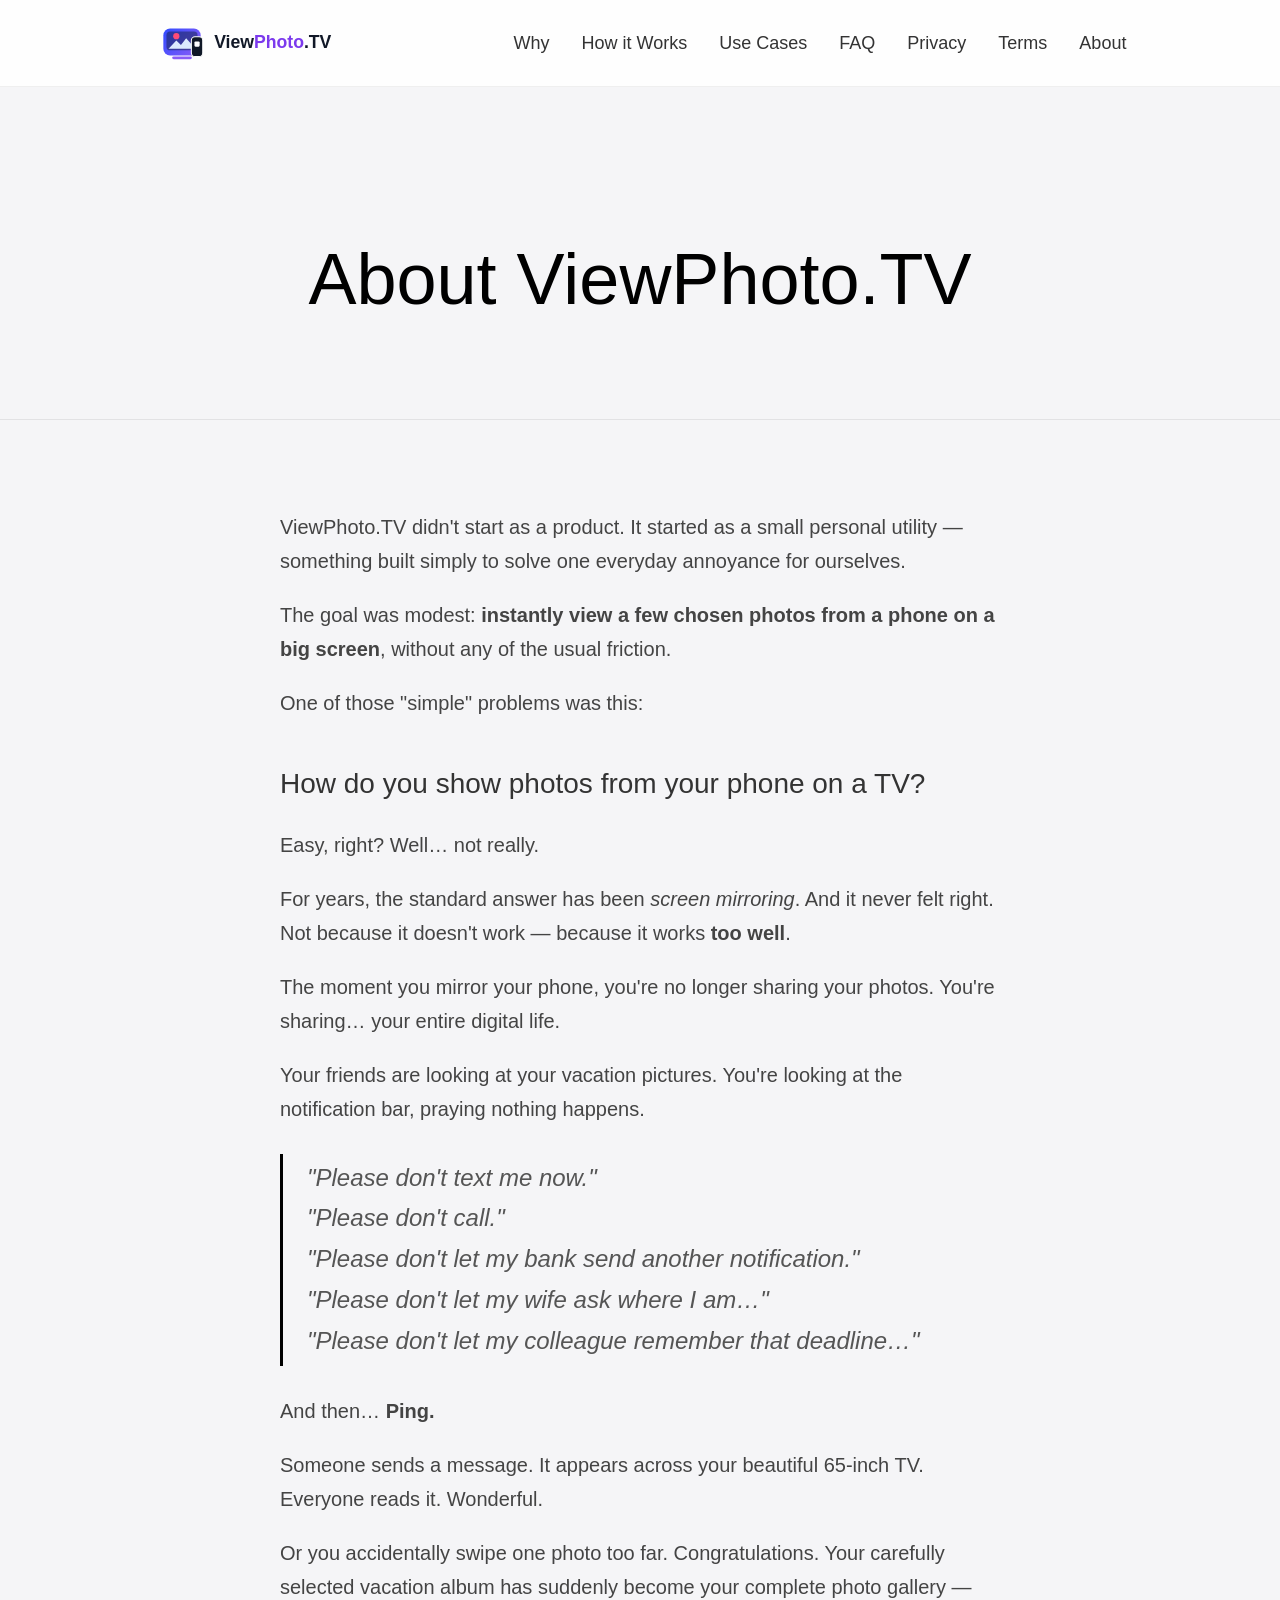
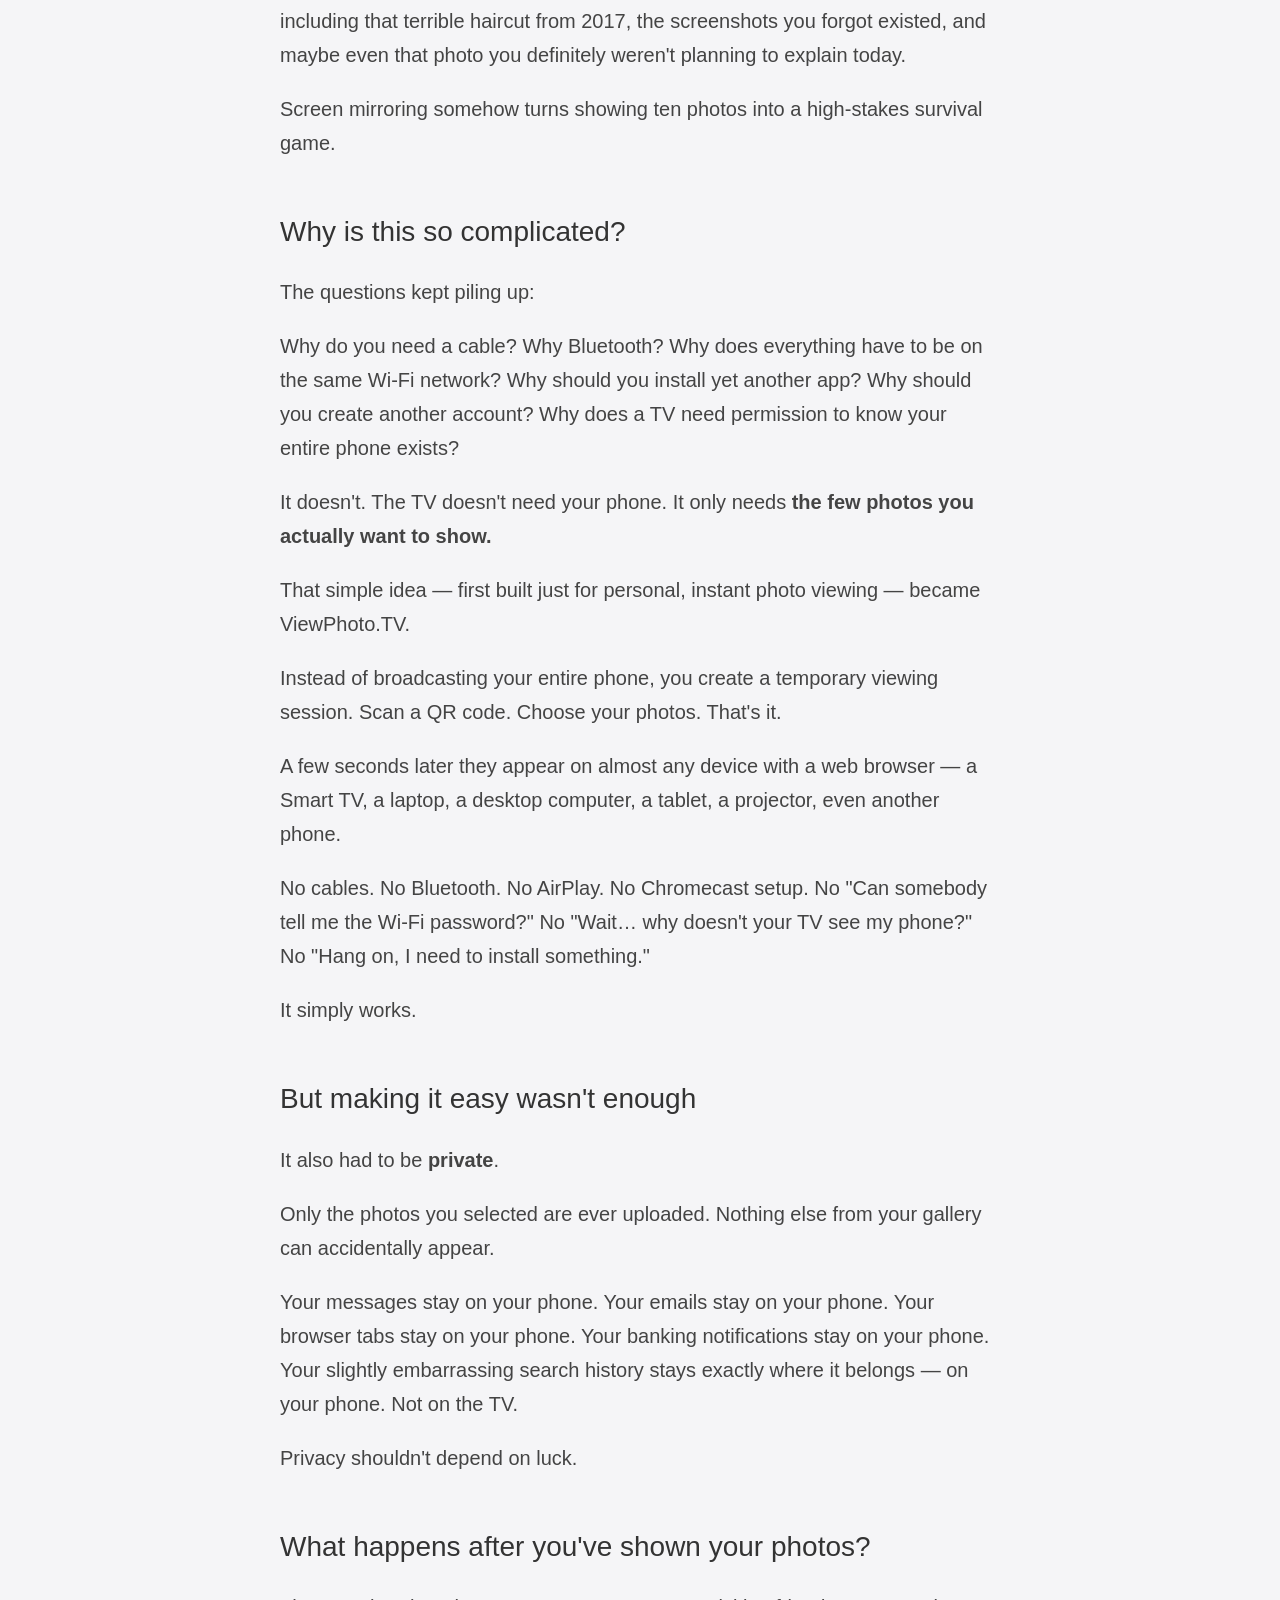
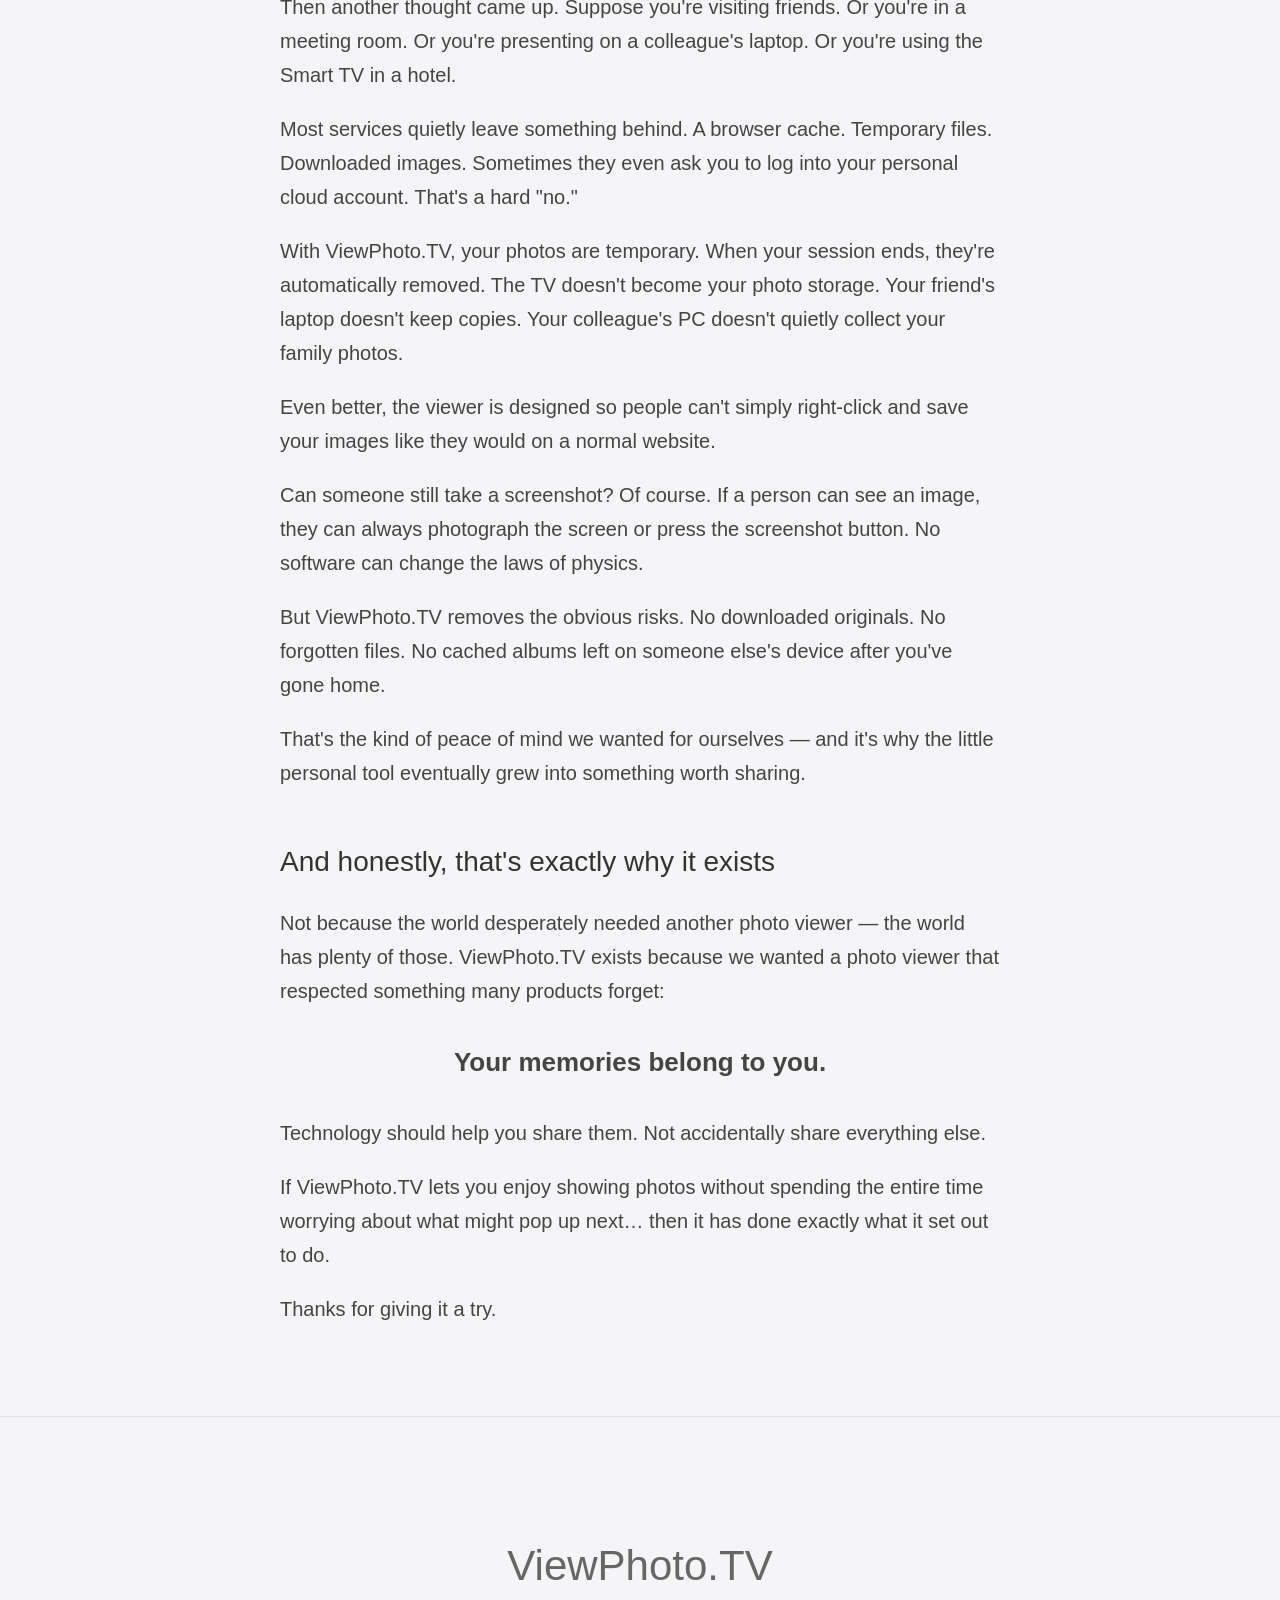
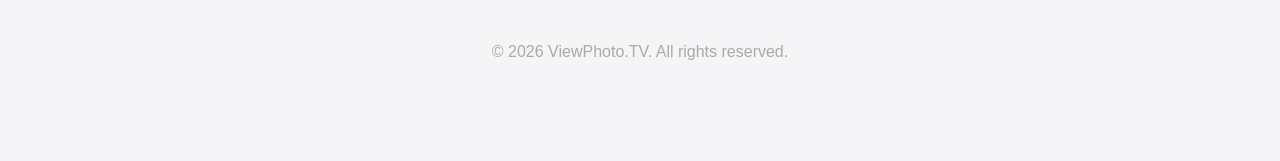
<file: about.html>
<!DOCTYPE html>
<html lang="en">
<head>
<meta charset="UTF-8">
<!-- Googlebot indexing -->
<meta name="googlebot" content="index, follow">
<meta name="bingbot" content="index, follow">
<meta name="robots" content="index, follow">
<meta name="google-extended" content="allow">
<meta name="viewport" content="width=device-width, initial-scale=1.0">
<link rel="icon" href="/favicon.ico" sizes="any">
<link rel="icon" type="image/png" href="/assets/icons/icon-192.png" sizes="192x192">
<link rel="apple-touch-icon" href="/assets/icons/apple-touch-icon.png">
<link rel="manifest" href="/manifest.json">
<title>About — ViewPhoto.TV</title>
<meta name="description" content="The story behind ViewPhoto.TV — a private, app-free way to show photos from your phone on any TV, born as a personal utility for instant photo viewing without screen mirroring.">
<link rel="canonical" href="https://viewphoto.tv/about.html">
<link rel="stylesheet" href="css/style.css">
<meta property="og:title" content="About — ViewPhoto.TV">
<meta property="og:description" content="How ViewPhoto.TV started as a personal utility for instant photo viewing: a private, app-free way to show only the photos you choose on any TV — without mirroring your entire phone.">
<meta property="og:image" content="https://viewphoto.tv/assets/screens/banner.webp">
<meta property="og:url" content="https://viewphoto.tv/about.html">
<meta property="og:type" content="website">

<meta name="twitter:card" content="summary_large_image">
<meta name="twitter:title" content="About — ViewPhoto.TV">
<meta name="twitter:description" content="The story behind ViewPhoto.TV — a personal utility for instant photo viewing on any TV.">
<meta name="twitter:image" content="https://viewphoto.tv/assets/screens/banner.webp">
</head>
<body>
<header>
    <div class="logo"><img src="./assets/logos/logo-phone-to-tv.svg" alt="ViewPhoto.TV" style="height:50px;width:auto;display:block;"></div>
    <nav class="desktop-nav">
        <a href="index.html#why">Why</a>
        <a href="index.html#how">How it Works</a>
        <a href="use-cases.html">Use Cases</a>
        <a href="faq.html">FAQ</a>
        <a href="privacy.html">Privacy</a>
        <a href="terms.html">Terms</a>
        <a href="about.html">About</a>
    </nav>
    <div class="hamburger"><span></span><span></span><span></span></div>
    <div class="mobile-menu">
        <a href="index.html#why">Why</a>
        <a href="index.html#how">How it Works</a>
        <a href="use-cases.html">Use Cases</a>
        <a href="faq.html">FAQ</a>
        <a href="privacy.html">Privacy</a>
        <a href="terms.html">Terms</a>
        <a href="about.html">About</a>
    </div>
</header>


<!-- ===========================
     HERO
     =========================== -->
<section class="hero" style="padding-top:180px;padding-bottom:80px;">
    <div style="max-width:760px;margin:0 auto;text-align:center;">
        <h1>About ViewPhoto.TV</h1>
    </div>
</section>


<!-- ===========================
     STORY
     =========================== -->
<section style="padding-top:70px;padding-bottom:70px;">
    <div class="about-story" style="max-width:720px;margin:0 auto;font-size:20px;line-height:1.7;color:#333;">

        <p>ViewPhoto.TV didn't start as a product. It started as a small personal utility — something built simply to solve one everyday annoyance for ourselves.</p>

        <p>The goal was modest: <strong>instantly view a few chosen photos from a phone on a big screen</strong>, without any of the usual friction.</p>

        <p>One of those "simple" problems was this:</p>

        <h2 style="font-size:28px;margin:40px 0 8px;">How do you show photos from your phone on a TV?</h2>

        <p>Easy, right? Well… not really.</p>

        <p>For years, the standard answer has been <em>screen mirroring</em>. And it never felt right. Not because it doesn't work — because it works <strong>too well</strong>.</p>

        <p>The moment you mirror your phone, you're no longer sharing your photos. You're sharing… your entire digital life.</p>

        <p>Your friends are looking at your vacation pictures. You're looking at the notification bar, praying nothing happens.</p>

        <blockquote style="border-left:3px solid #000;margin:28px 0;padding:4px 0 4px 24px;color:#555;font-style:italic;">
            "Please don't text me now."<br>
            "Please don't call."<br>
            "Please don't let my bank send another notification."<br>
            "Please don't let my wife ask where I am…"<br>
            "Please don't let my colleague remember that deadline…"
        </blockquote>

        <p>And then… <strong>Ping.</strong></p>

        <p>Someone sends a message. It appears across your beautiful 65-inch TV. Everyone reads it. Wonderful.</p>

        <p>Or you accidentally swipe one photo too far. Congratulations. Your carefully selected vacation album has suddenly become your complete photo gallery — including that terrible haircut from 2017, the screenshots you forgot existed, and maybe even that photo you definitely weren't planning to explain today.</p>

        <p>Screen mirroring somehow turns showing ten photos into a high-stakes survival game.</p>

        <h2 style="font-size:28px;margin:48px 0 8px;">Why is this so complicated?</h2>

        <p>The questions kept piling up:</p>

        <p>
            Why do you need a cable? Why Bluetooth? Why does everything have to be on the same Wi-Fi network?
            Why should you install yet another app? Why should you create another account?
            Why does a TV need permission to know your entire phone exists?
        </p>

        <p>It doesn't. The TV doesn't need your phone. It only needs <strong>the few photos you actually want to show.</strong></p>

        <p>That simple idea — first built just for personal, instant photo viewing — became ViewPhoto.TV.</p>

        <p>Instead of broadcasting your entire phone, you create a temporary viewing session. Scan a QR code. Choose your photos. That's it.</p>

        <p>A few seconds later they appear on almost any device with a web browser — a Smart TV, a laptop, a desktop computer, a tablet, a projector, even another phone.</p>

        <p>
            No cables. No Bluetooth. No AirPlay. No Chromecast setup.
            No "Can somebody tell me the Wi-Fi password?"
            No "Wait… why doesn't your TV see my phone?"
            No "Hang on, I need to install something."
        </p>

        <p>It simply works.</p>

        <h2 style="font-size:28px;margin:48px 0 8px;">But making it easy wasn't enough</h2>

        <p>It also had to be <strong>private</strong>.</p>

        <p>Only the photos you selected are ever uploaded. Nothing else from your gallery can accidentally appear.</p>

        <p>
            Your messages stay on your phone. Your emails stay on your phone. Your browser tabs stay on your phone.
            Your banking notifications stay on your phone. Your slightly embarrassing search history stays exactly
            where it belongs — on your phone. Not on the TV.
        </p>

        <p>Privacy shouldn't depend on luck.</p>

        <h2 style="font-size:28px;margin:48px 0 8px;">What happens after you've shown your photos?</h2>

        <p>Then another thought came up. Suppose you're visiting friends. Or you're in a meeting room. Or you're presenting on a colleague's laptop. Or you're using the Smart TV in a hotel.</p>

        <p>Most services quietly leave something behind. A browser cache. Temporary files. Downloaded images. Sometimes they even ask you to log into your personal cloud account. That's a hard "no."</p>

        <p>With ViewPhoto.TV, your photos are temporary. When your session ends, they're automatically removed. The TV doesn't become your photo storage. Your friend's laptop doesn't keep copies. Your colleague's PC doesn't quietly collect your family photos.</p>

        <p>Even better, the viewer is designed so people can't simply right-click and save your images like they would on a normal website.</p>

        <p>Can someone still take a screenshot? Of course. If a person can see an image, they can always photograph the screen or press the screenshot button. No software can change the laws of physics.</p>

        <p>But ViewPhoto.TV removes the obvious risks. No downloaded originals. No forgotten files. No cached albums left on someone else's device after you've gone home.</p>

        <p>That's the kind of peace of mind we wanted for ourselves — and it's why the little personal tool eventually grew into something worth sharing.</p>

        <h2 style="font-size:28px;margin:48px 0 8px;">And honestly, that's exactly why it exists</h2>

        <p>Not because the world desperately needed another photo viewer — the world has plenty of those. ViewPhoto.TV exists because we wanted a photo viewer that respected something many products forget:</p>

        <p style="font-size:26px;font-weight:700;margin:32px 0;text-align:center;">Your memories belong to you.</p>

        <p>Technology should help you share them. Not accidentally share everything else.</p>

        <p>If ViewPhoto.TV lets you enjoy showing photos without spending the entire time worrying about what might pop up next… then it has done exactly what it set out to do.</p>

        <p>Thanks for giving it a try.</p>

    </div>
</section>


<footer>
    <h2>ViewPhoto.TV</h2>
    <p class="copy">© 2026 ViewPhoto.TV. All rights reserved.</p>
</footer>

<script src="js/menu.js"></script>
<script type="application/ld+json">
{
  "@context": "https://schema.org",
  "@type": "AboutPage",
  "url": "https://viewphoto.tv/about.html",
  "name": "About ViewPhoto.TV",
  "about": {
    "@type": "Organization",
    "name": "ViewPhoto.TV",
    "url": "https://viewphoto.tv/"
  }
}
</script>


</body>
</html>
</file>
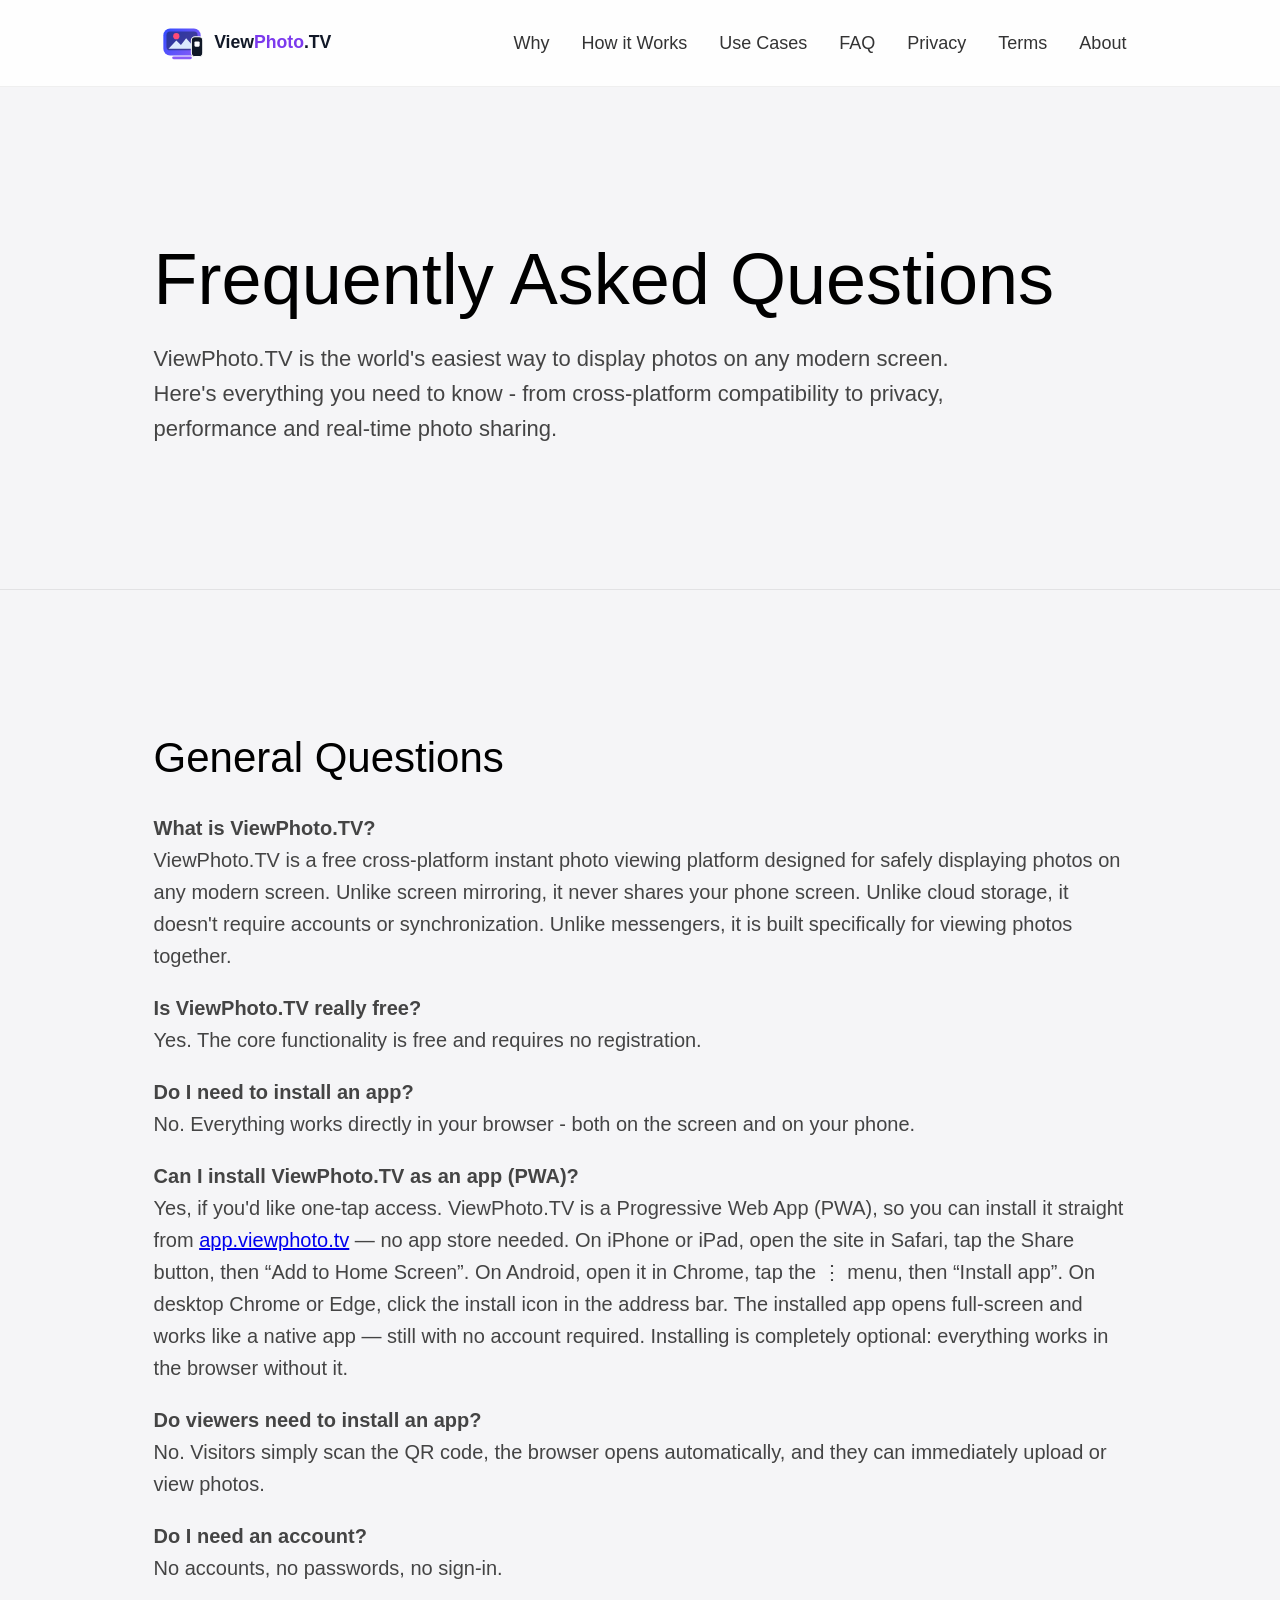
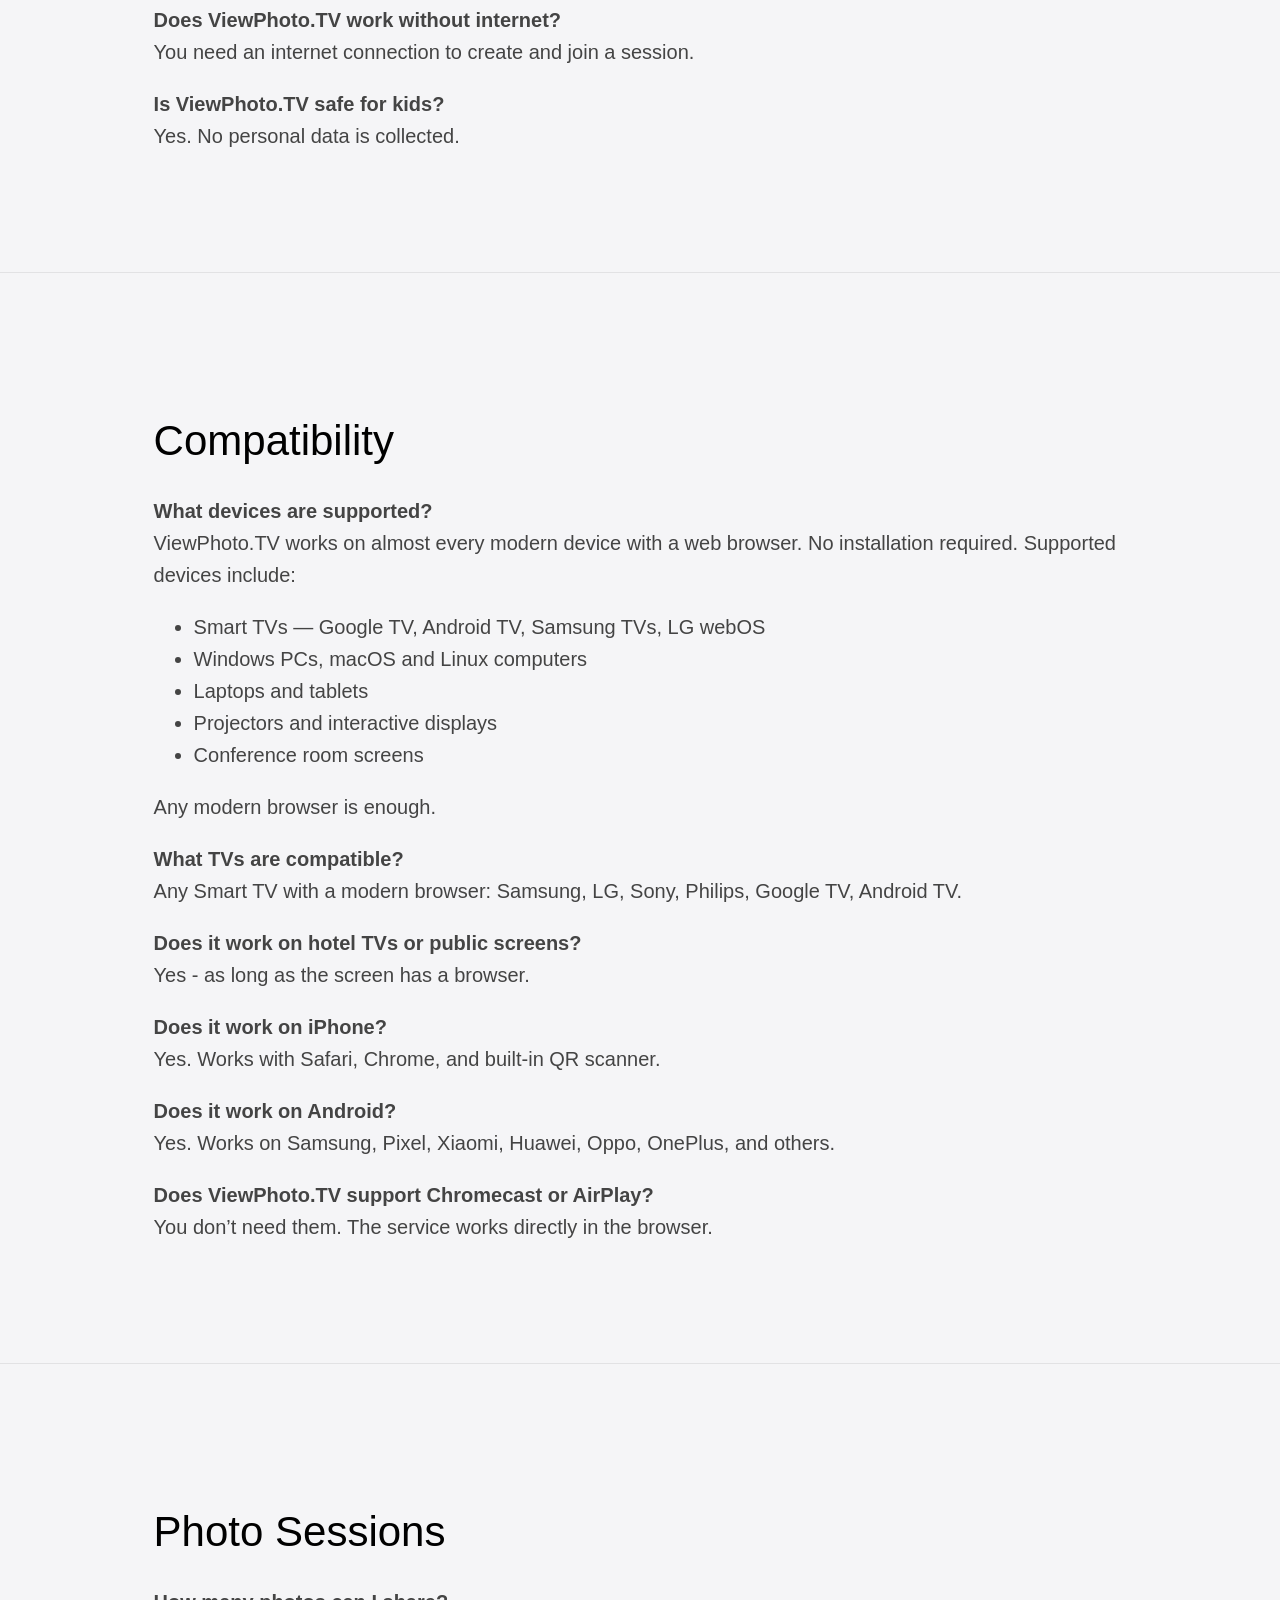
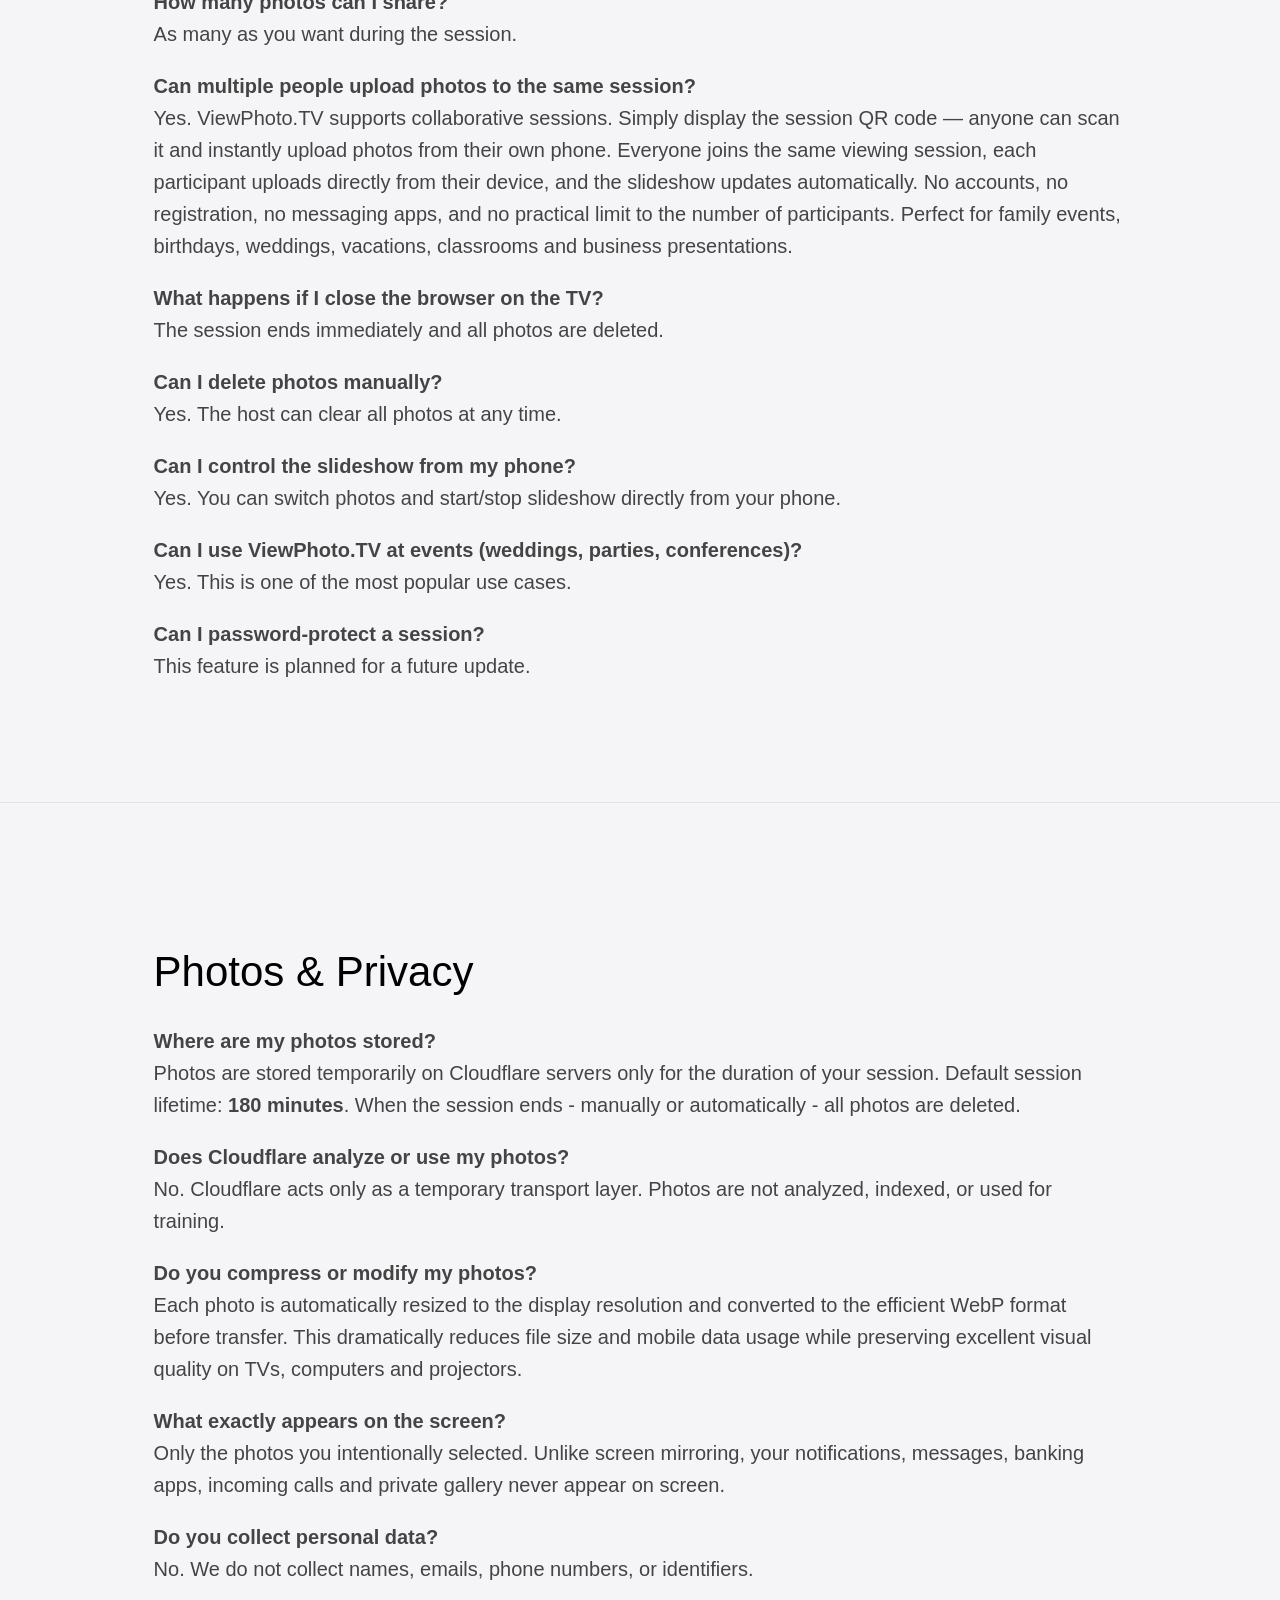
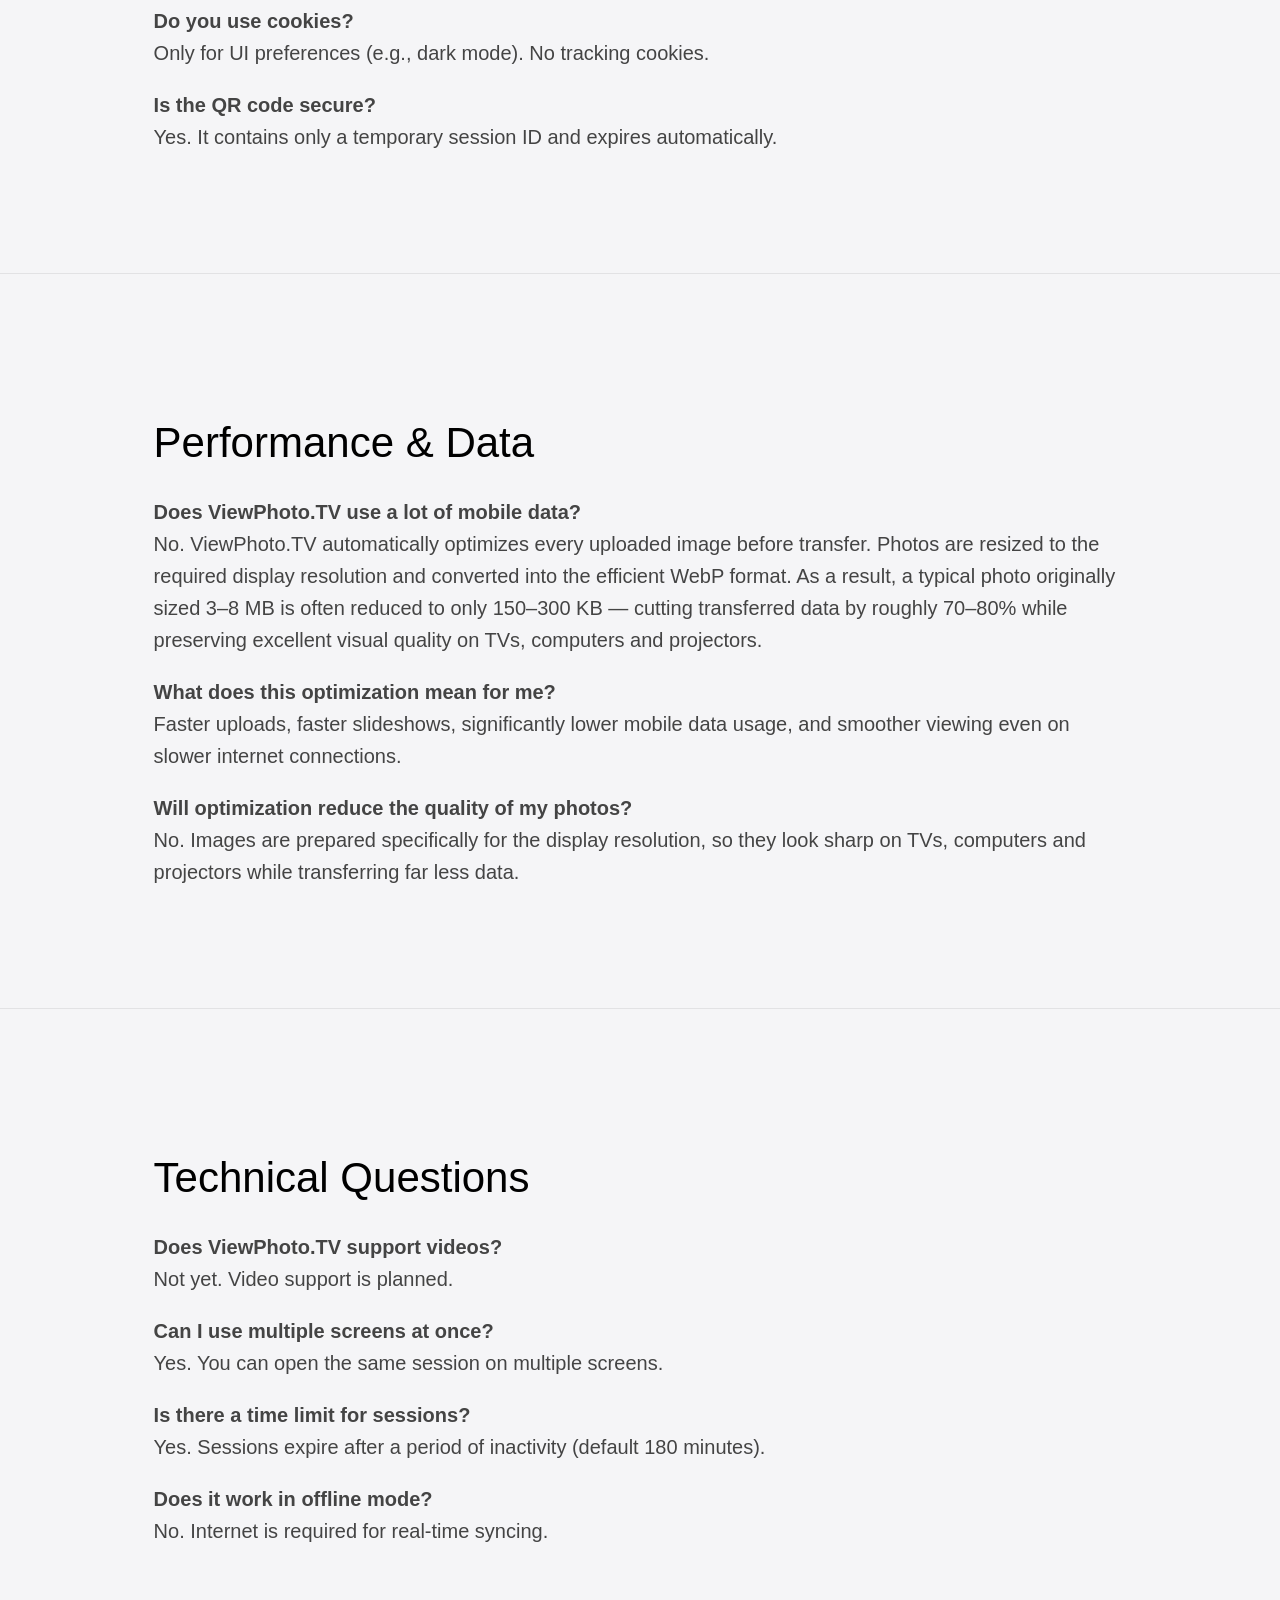
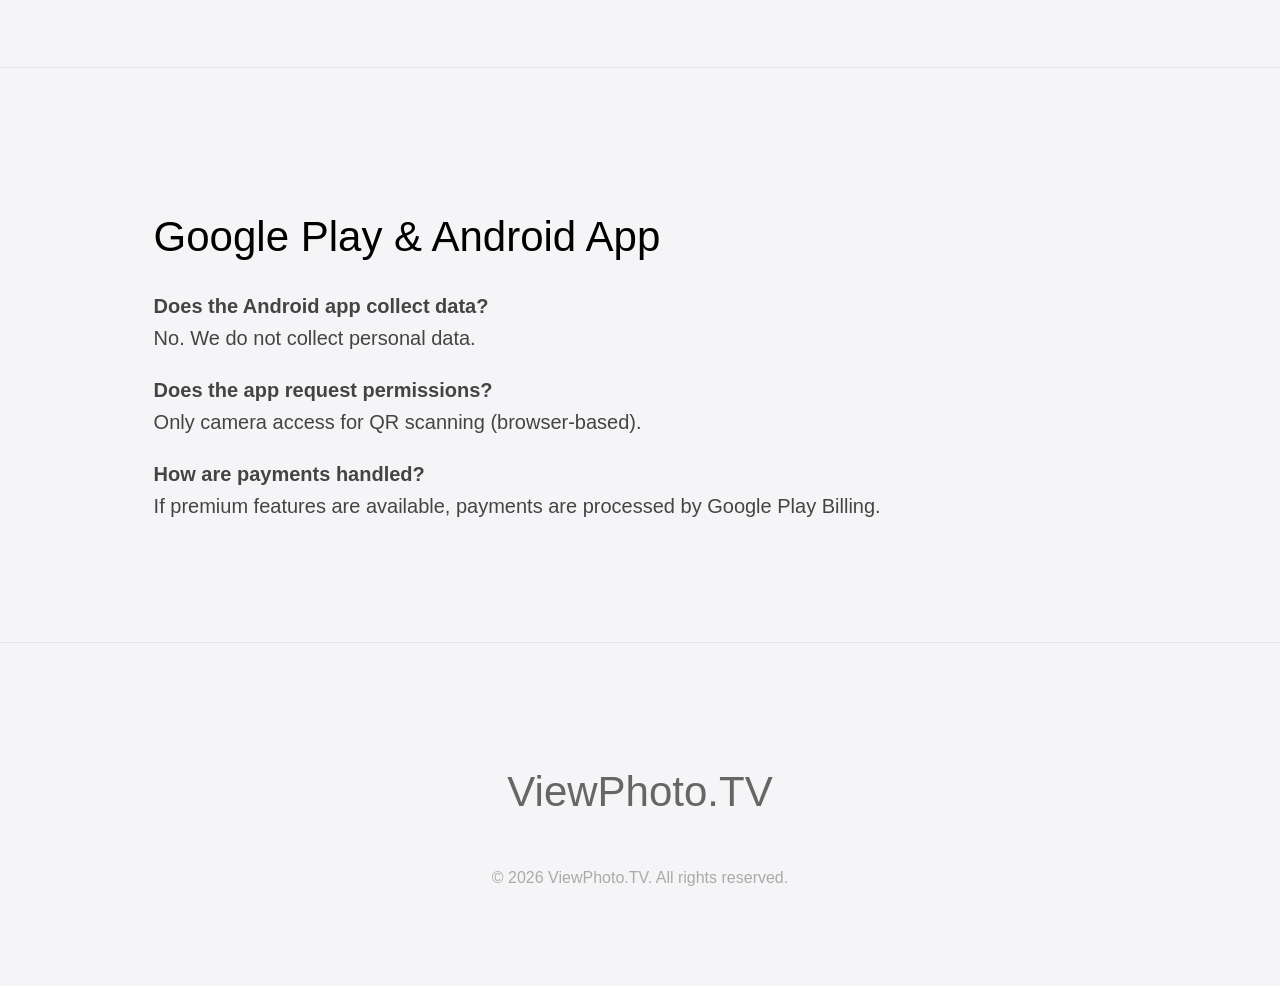
<file: faq.html>
<!DOCTYPE html>
<html lang="en">
<head>
<meta charset="UTF-8">
<!-- Googlebot indexing -->
<meta name="googlebot" content="index, follow">
<meta name="bingbot" content="index, follow">
<meta name="robots" content="index, follow">
<meta name="google-extended" content="allow">
<meta name="viewport" content="width=device-width, initial-scale=1.0">
<link rel="icon" href="/favicon.ico" sizes="any">
<link rel="icon" type="image/png" href="/assets/icons/icon-192.png" sizes="192x192">
<link rel="apple-touch-icon" href="/assets/icons/apple-touch-icon.png">
<link rel="manifest" href="/manifest.json">
<title>FAQ — ViewPhoto.TV</title>
<meta name="description" content="Frequently asked questions about ViewPhoto.TV — compatibility, privacy, photo sessions, and how it compares to AirPlay and screen mirroring.">
<meta name="author" content="Vadim Sazanovich, Amaryllis Polska">
<link rel="canonical" href="https://viewphoto.tv/faq.html">
<link rel="stylesheet" href="css/style.css">
<meta property="og:title" content="FAQ — ViewPhoto.TV">
<meta property="og:description" content="Answers to common questions about ViewPhoto.TV: compatible TVs, photo privacy, session limits, Google Photos, iCloud Photos, and more.">
<meta property="og:image" content="https://viewphoto.tv/assets/screens/banner.webp">
<meta property="og:url" content="https://viewphoto.tv/faq.html">
<meta property="og:type" content="website">

<meta name="twitter:card" content="summary_large_image">
<meta name="twitter:title" content="FAQ — ViewPhoto.TV">
<meta name="twitter:description" content="Answers to common questions about ViewPhoto.TV: compatible TVs, photo privacy, and more.">
<meta name="twitter:image" content="https://viewphoto.tv/assets/screens/banner.webp">
</head>
<body>
<header>
    <div class="logo"><img src="./assets/logos/logo-phone-to-tv.svg" alt="ViewPhoto.TV" style="height:50px;width:auto;display:block;"></div>
    <nav class="desktop-nav">
        <a href="index.html#why">Why</a>
        <a href="index.html#how">How it Works</a>
        <a href="use-cases.html">Use Cases</a>
        <a href="faq.html">FAQ</a>
        <a href="privacy.html">Privacy</a>
        <a href="terms.html">Terms</a>
        <a href="about.html">About</a>
    </nav>
    <div class="hamburger"><span></span><span></span><span></span></div>
    <div class="mobile-menu">
        <a href="index.html#why">Why</a>
        <a href="index.html#how">How it Works</a>
        <a href="use-cases.html">Use Cases</a>
        <a href="faq.html">FAQ</a>
        <a href="privacy.html">Privacy</a>
        <a href="terms.html">Terms</a>
        <a href="about.html">About</a>
    </div>
</header>




<section class="hero" style="padding-top:180px;padding-bottom:120px;">
    <h1>Frequently Asked Questions</h1>
    <p style="max-width:800px;font-size:22px;">
        ViewPhoto.TV is the world's easiest way to display photos on any modern screen. Here's everything
        you need to know - from cross‑platform compatibility to privacy, performance and real‑time photo sharing.
    </p>
</section>


<!-- ===========================
     GENERAL
     =========================== -->
<section>
    <h2>General Questions</h2>

    <p><strong>What is ViewPhoto.TV?</strong><br>
    ViewPhoto.TV is a free cross-platform instant photo viewing platform designed for safely displaying
    photos on any modern screen. Unlike screen mirroring, it never shares your phone screen. Unlike cloud
    storage, it doesn't require accounts or synchronization. Unlike messengers, it is built specifically
    for viewing photos together.</p>

    <p><strong>Is ViewPhoto.TV really free?</strong><br>
    Yes. The core functionality is free and requires no registration.</p>

    <p><strong>Do I need to install an app?</strong><br>
    No. Everything works directly in your browser - both on the screen and on your phone.</p>

    <p><strong>Can I install ViewPhoto.TV as an app (PWA)?</strong><br>
    Yes, if you'd like one‑tap access. ViewPhoto.TV is a Progressive Web App (PWA), so you can install it
    straight from <a href="https://app.viewphoto.tv">app.viewphoto.tv</a> — no app store needed. On iPhone
    or iPad, open the site in Safari, tap the Share button, then “Add to Home Screen”. On Android, open it
    in Chrome, tap the ⋮ menu, then “Install app”. On desktop Chrome or Edge, click the install icon in the
    address bar. The installed app opens full‑screen and works like a native app — still with no account
    required. Installing is completely optional: everything works in the browser without it.</p>

    <p><strong>Do viewers need to install an app?</strong><br>
    No. Visitors simply scan the QR code, the browser opens automatically, and they can immediately upload
    or view photos.</p>

    <p><strong>Do I need an account?</strong><br>
    No accounts, no passwords, no sign‑in.</p>

    <p><strong>Does ViewPhoto.TV work without internet?</strong><br>
    You need an internet connection to create and join a session.</p>

    <p><strong>Is ViewPhoto.TV safe for kids?</strong><br>
    Yes. No personal data is collected.</p>
</section>


<!-- ===========================
     COMPATIBILITY
     =========================== -->
<section>
    <h2>Compatibility</h2>

    <p><strong>What devices are supported?</strong><br>
    ViewPhoto.TV works on almost every modern device with a web browser. No installation required.
    Supported devices include:</p>
    <ul>
        <li>Smart TVs — Google TV, Android TV, Samsung TVs, LG webOS</li>
        <li>Windows PCs, macOS and Linux computers</li>
        <li>Laptops and tablets</li>
        <li>Projectors and interactive displays</li>
        <li>Conference room screens</li>
    </ul>
    <p>Any modern browser is enough.</p>

    <p><strong>What TVs are compatible?</strong><br>
    Any Smart TV with a modern browser: Samsung, LG, Sony, Philips, Google TV, Android TV.</p>

    <p><strong>Does it work on hotel TVs or public screens?</strong><br>
    Yes - as long as the screen has a browser.</p>

    <p><strong>Does it work on iPhone?</strong><br>
    Yes. Works with Safari, Chrome, and built‑in QR scanner.</p>

    <p><strong>Does it work on Android?</strong><br>
    Yes. Works on Samsung, Pixel, Xiaomi, Huawei, Oppo, OnePlus, and others.</p>

    <p><strong>Does ViewPhoto.TV support Chromecast or AirPlay?</strong><br>
    You don’t need them. The service works directly in the browser.</p>
</section>


<!-- ===========================
     PHOTO SESSIONS
     =========================== -->
<section>
    <h2>Photo Sessions</h2>

    <p><strong>How many photos can I share?</strong><br>
    As many as you want during the session.</p>

    <p><strong>Can multiple people upload photos to the same session?</strong><br>
    Yes. ViewPhoto.TV supports collaborative sessions. Simply display the session QR code — anyone can
    scan it and instantly upload photos from their own phone. Everyone joins the same viewing session,
    each participant uploads directly from their device, and the slideshow updates automatically. No
    accounts, no registration, no messaging apps, and no practical limit to the number of participants.
    Perfect for family events, birthdays, weddings, vacations, classrooms and business presentations.</p>

    <p><strong>What happens if I close the browser on the TV?</strong><br>
    The session ends immediately and all photos are deleted.</p>

    <p><strong>Can I delete photos manually?</strong><br>
    Yes. The host can clear all photos at any time.</p>

    <p><strong>Can I control the slideshow from my phone?</strong><br>
    Yes. You can switch photos and start/stop slideshow directly from your phone.</p>

    <p><strong>Can I use ViewPhoto.TV at events (weddings, parties, conferences)?</strong><br>
    Yes. This is one of the most popular use cases.</p>

    <p><strong>Can I password‑protect a session?</strong><br>
    This feature is planned for a future update.</p>
</section>


<!-- ===========================
     PHOTOS & PRIVACY
     =========================== -->
<section>
    <h2>Photos & Privacy</h2>

    <p><strong>Where are my photos stored?</strong><br>
        Photos are stored temporarily on Cloudflare servers only for the duration of your session.  
        Default session lifetime: <strong>180 minutes</strong>.  
        When the session ends - manually or automatically - all photos are deleted.
    </p>

    <p><strong>Does Cloudflare analyze or use my photos?</strong><br>
        No. Cloudflare acts only as a temporary transport layer.  
        Photos are not analyzed, indexed, or used for training.
    </p>

    <p><strong>Do you compress or modify my photos?</strong><br>
    Each photo is automatically resized to the display resolution and converted to the efficient WebP
    format before transfer. This dramatically reduces file size and mobile data usage while preserving
    excellent visual quality on TVs, computers and projectors.</p>

    <p><strong>What exactly appears on the screen?</strong><br>
    Only the photos you intentionally selected. Unlike screen mirroring, your notifications, messages,
    banking apps, incoming calls and private gallery never appear on screen.</p>

    <p><strong>Do you collect personal data?</strong><br>
    No. We do not collect names, emails, phone numbers, or identifiers.</p>

    <p><strong>Do you use cookies?</strong><br>
    Only for UI preferences (e.g., dark mode). No tracking cookies.</p>

    <p><strong>Is the QR code secure?</strong><br>
    Yes. It contains only a temporary session ID and expires automatically.</p>
</section>


<!-- ===========================
     PERFORMANCE & DATA
     =========================== -->
<section>
    <h2>Performance & Data</h2>

    <p><strong>Does ViewPhoto.TV use a lot of mobile data?</strong><br>
    No. ViewPhoto.TV automatically optimizes every uploaded image before transfer. Photos are resized to
    the required display resolution and converted into the efficient WebP format. As a result, a typical
    photo originally sized 3–8&nbsp;MB is often reduced to only 150–300&nbsp;KB — cutting transferred data
    by roughly 70–80% while preserving excellent visual quality on TVs, computers and projectors.</p>

    <p><strong>What does this optimization mean for me?</strong><br>
    Faster uploads, faster slideshows, significantly lower mobile data usage, and smoother viewing even on
    slower internet connections.</p>

    <p><strong>Will optimization reduce the quality of my photos?</strong><br>
    No. Images are prepared specifically for the display resolution, so they look sharp on TVs, computers
    and projectors while transferring far less data.</p>
</section>


<!-- ===========================
     TECHNICAL
     =========================== -->
<section>
    <h2>Technical Questions</h2>

    <p><strong>Does ViewPhoto.TV support videos?</strong><br>
    Not yet. Video support is planned.</p>

    <p><strong>Can I use multiple screens at once?</strong><br>
    Yes. You can open the same session on multiple screens.</p>

    <p><strong>Is there a time limit for sessions?</strong><br>
    Yes. Sessions expire after a period of inactivity (default 180 minutes).</p>

    <p><strong>Does it work in offline mode?</strong><br>
    No. Internet is required for real‑time syncing.</p>
</section>


<!-- ===========================
     GOOGLE PLAY
     =========================== -->
<section>
    <h2>Google Play & Android App</h2>

    <p><strong>Does the Android app collect data?</strong><br>
    No. We do not collect personal data.</p>

    <p><strong>Does the app request permissions?</strong><br>
    Only camera access for QR scanning (browser‑based).</p>

    <p><strong>How are payments handled?</strong><br>
    If premium features are available, payments are processed by Google Play Billing.</p>
</section>


<footer>
    <h2>ViewPhoto.TV</h2>
    <p class="copy">© 2026 ViewPhoto.TV. All rights reserved.</p>
</footer>

<script src="js/menu.js"></script>
<script type="application/ld+json">
{
  "@context": "https://schema.org",
  "@type": "Organization",
  "name": "ViewPhoto.TV",
  "url": "https://viewphoto.tv/",
  "founder": {
    "@type": "Person",
    "name": "Vadim Sazanovich",
    "worksFor": {
      "@type": "Organization",
      "name": "Amaryllis Polska"
    }
  }
}
</script>
<script type="application/ld+json">
{
  "@context": "https://schema.org",
  "@type": "FAQPage",
  "mainEntity": [
    {
      "@type": "Question",
      "name": "What is ViewPhoto.TV?",
      "acceptedAnswer": { "@type": "Answer", "text": "ViewPhoto.TV is the world's easiest way to display photos on any modern screen. It is a free cross-platform instant photo viewing platform for safely showing photos on Smart TVs, laptops, tablets and projectors. Unlike screen mirroring it never shares your phone screen, unlike cloud storage it needs no accounts, and unlike messengers it is built specifically for viewing photos together." }
    },
    {
      "@type": "Question",
      "name": "Is ViewPhoto.TV really free?",
      "acceptedAnswer": { "@type": "Answer", "text": "Yes. The core functionality is free and requires no registration." }
    },
    {
      "@type": "Question",
      "name": "Do I need to install an app?",
      "acceptedAnswer": { "@type": "Answer", "text": "No. Everything works directly in your browser — both on the TV and on your phone." }
    },
    {
      "@type": "Question",
      "name": "Can I install ViewPhoto.TV as an app (PWA)?",
      "acceptedAnswer": { "@type": "Answer", "text": "Yes, optionally. ViewPhoto.TV is a Progressive Web App (PWA) that can be installed straight from app.viewphoto.tv with no app store. On iPhone/iPad open it in Safari, tap Share, then Add to Home Screen. On Android open it in Chrome, tap the menu, then Install app. On desktop Chrome or Edge, click the install icon in the address bar. The installed app opens full-screen and works like a native app, still with no account required. Installing is optional — everything works in the browser without it." }
    },
    {
      "@type": "Question",
      "name": "Do I need an account?",
      "acceptedAnswer": { "@type": "Answer", "text": "No accounts, no passwords, no sign-in required." }
    },
    {
      "@type": "Question",
      "name": "What devices are supported?",
      "acceptedAnswer": { "@type": "Answer", "text": "ViewPhoto.TV works on almost every modern device with a web browser, including Smart TVs (Google TV, Android TV, Samsung, LG webOS), Windows PCs, macOS, Linux, laptops, tablets, projectors, interactive displays and conference room screens. No installation required." }
    },
    {
      "@type": "Question",
      "name": "What TVs are compatible with ViewPhoto.TV?",
      "acceptedAnswer": { "@type": "Answer", "text": "Any Smart TV with a modern browser: Samsung, LG, Sony, Philips, Google TV, Android TV." }
    },
    {
      "@type": "Question",
      "name": "Do viewers need to install an app?",
      "acceptedAnswer": { "@type": "Answer", "text": "No. Visitors simply scan the QR code, the browser opens automatically, and they can immediately upload or view photos." }
    },
    {
      "@type": "Question",
      "name": "Does ViewPhoto.TV use a lot of mobile data?",
      "acceptedAnswer": { "@type": "Answer", "text": "No. Every uploaded image is automatically optimized before transfer. Photos are resized to the required display resolution and converted into the efficient WebP format, so a typical 3–8 MB photo is often reduced to only 150–300 KB — cutting transferred data by roughly 70–80% while preserving excellent quality. This means faster uploads, lower mobile data usage and smoother viewing even on slower connections." }
    },
    {
      "@type": "Question",
      "name": "Does it work on hotel TVs or public screens?",
      "acceptedAnswer": { "@type": "Answer", "text": "Yes — as long as the TV has a browser." }
    },
    {
      "@type": "Question",
      "name": "Does ViewPhoto.TV work on iPhone?",
      "acceptedAnswer": { "@type": "Answer", "text": "Yes. Works with Safari, Chrome, and the built-in QR scanner." }
    },
    {
      "@type": "Question",
      "name": "Does ViewPhoto.TV work on Android?",
      "acceptedAnswer": { "@type": "Answer", "text": "Yes. Works on Samsung, Pixel, Xiaomi, Huawei, Oppo, OnePlus, and others." }
    },
    {
      "@type": "Question",
      "name": "Can I use Google Photos or iCloud Photos?",
      "acceptedAnswer": { "@type": "Answer", "text": "Yes. You can select photos from Google Photos or iCloud Photos using the browser's native photo picker — no extra apps or logins needed." }
    },
    {
      "@type": "Question",
      "name": "Can multiple people upload photos to the same session?",
      "acceptedAnswer": { "@type": "Answer", "text": "Yes. ViewPhoto.TV supports collaborative sessions. Display the session QR code and anyone can scan it to instantly upload photos from their own phone. Everyone joins the same session, the slideshow updates automatically, and there is no practical limit to the number of participants. Perfect for family events, birthdays, weddings, vacations, classrooms and business presentations." }
    },
    {
      "@type": "Question",
      "name": "Can I control the slideshow from my phone?",
      "acceptedAnswer": { "@type": "Answer", "text": "Yes. You can switch photos and start or stop the slideshow directly from your phone." }
    },
    {
      "@type": "Question",
      "name": "Where are my photos stored?",
      "acceptedAnswer": { "@type": "Answer", "text": "Photos are stored temporarily on Cloudflare servers only for the duration of your session (default 180 minutes). When the session ends, all photos are deleted automatically." }
    },
    {
      "@type": "Question",
      "name": "Does Cloudflare analyze or use my photos?",
      "acceptedAnswer": { "@type": "Answer", "text": "No. Cloudflare acts only as a temporary transport layer. Photos are not analyzed, indexed, or used for training." }
    },
    {
      "@type": "Question",
      "name": "Do you collect personal data?",
      "acceptedAnswer": { "@type": "Answer", "text": "No. We do not collect names, emails, phone numbers, or any personal identifiers." }
    },
    {
      "@type": "Question",
      "name": "Is the QR code secure?",
      "acceptedAnswer": { "@type": "Answer", "text": "Yes. The QR code contains only a temporary session ID and expires automatically." }
    },
    {
      "@type": "Question",
      "name": "What happens if I close the browser on the TV?",
      "acceptedAnswer": { "@type": "Answer", "text": "The session ends immediately and all photos are deleted." }
    },
    {
      "@type": "Question",
      "name": "Is there a time limit for sessions?",
      "acceptedAnswer": { "@type": "Answer", "text": "Yes. Sessions expire after a period of inactivity — the default is 180 minutes." }
    },
    {
      "@type": "Question",
      "name": "Does ViewPhoto.TV support videos?",
      "acceptedAnswer": { "@type": "Answer", "text": "Not yet. Video support is planned for a future update." }
    },
    {
      "@type": "Question",
      "name": "Can I use ViewPhoto.TV at weddings, parties, or events?",
      "acceptedAnswer": { "@type": "Answer", "text": "Yes. This is one of the most popular use cases. Multiple guests can each scan the QR code and add their photos to the shared screen in real time." }
    }
  ]
}
</script>


</body>
</html>
</file>
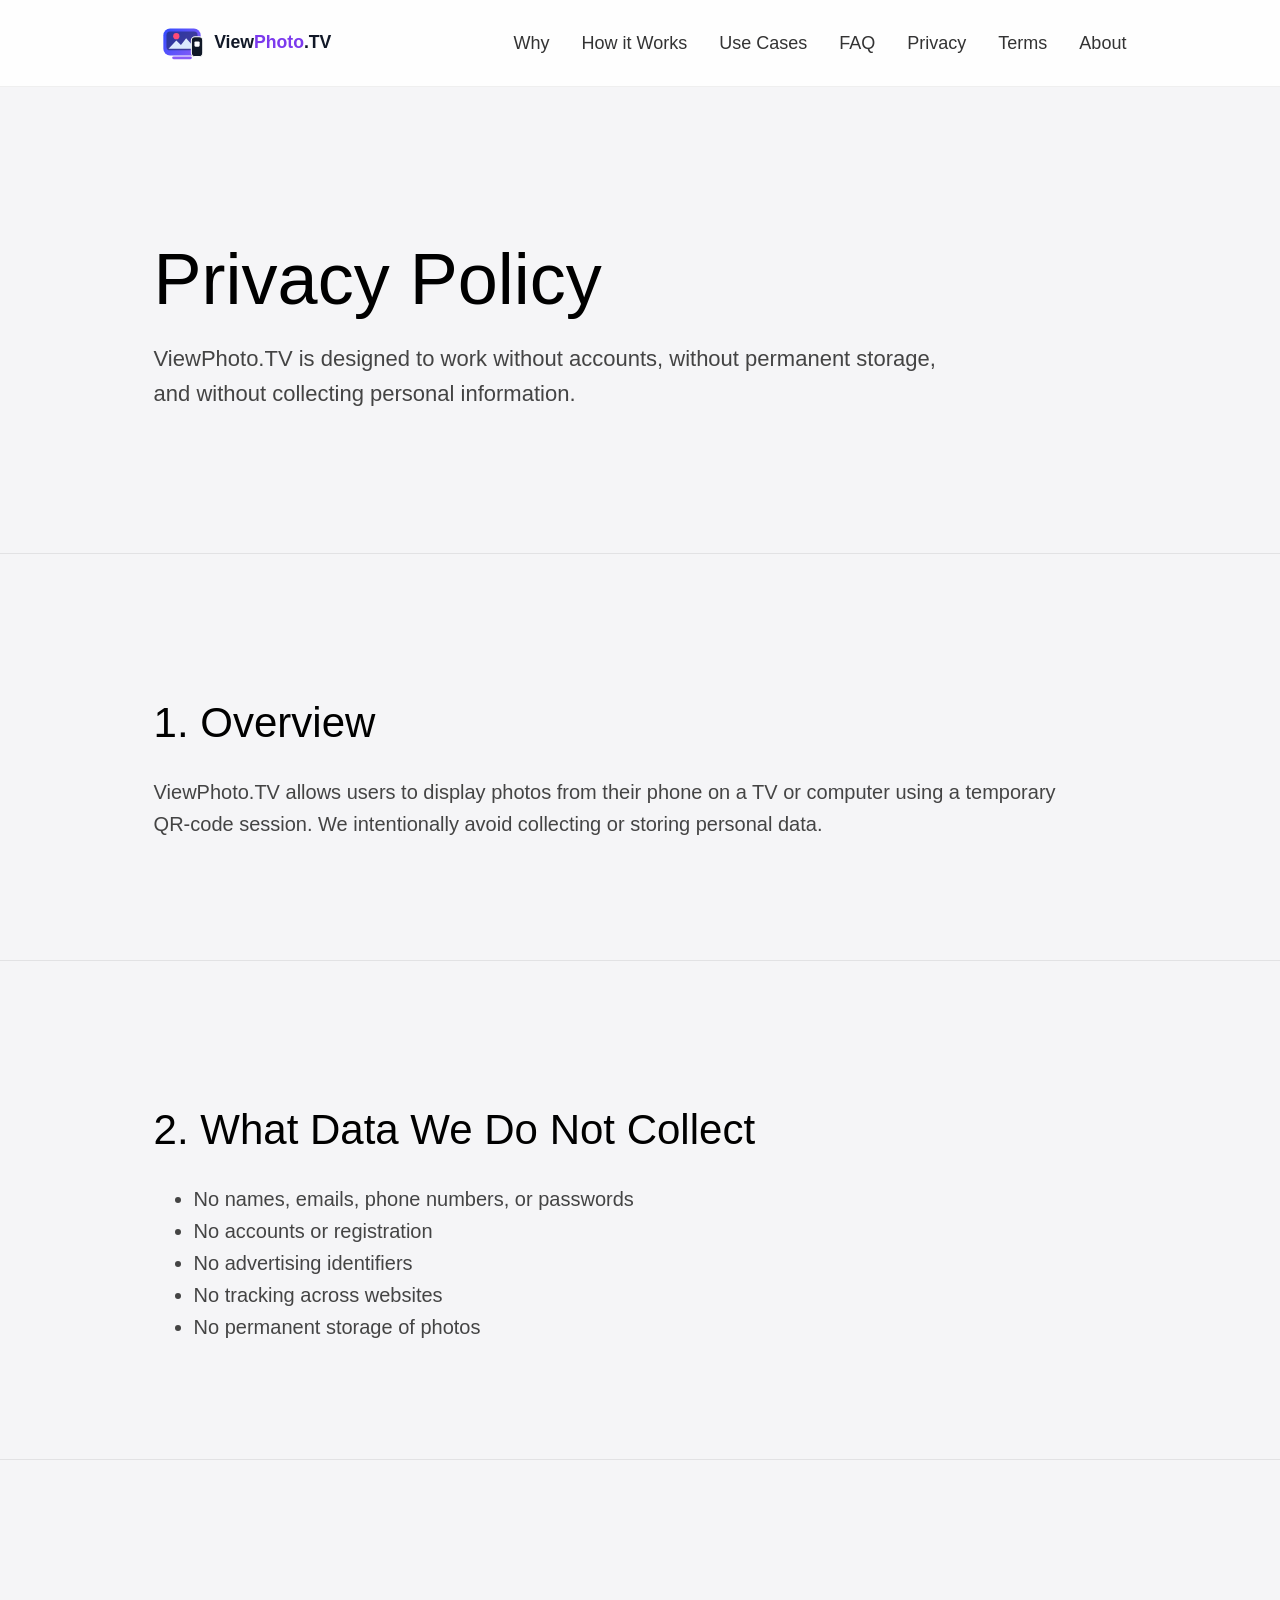
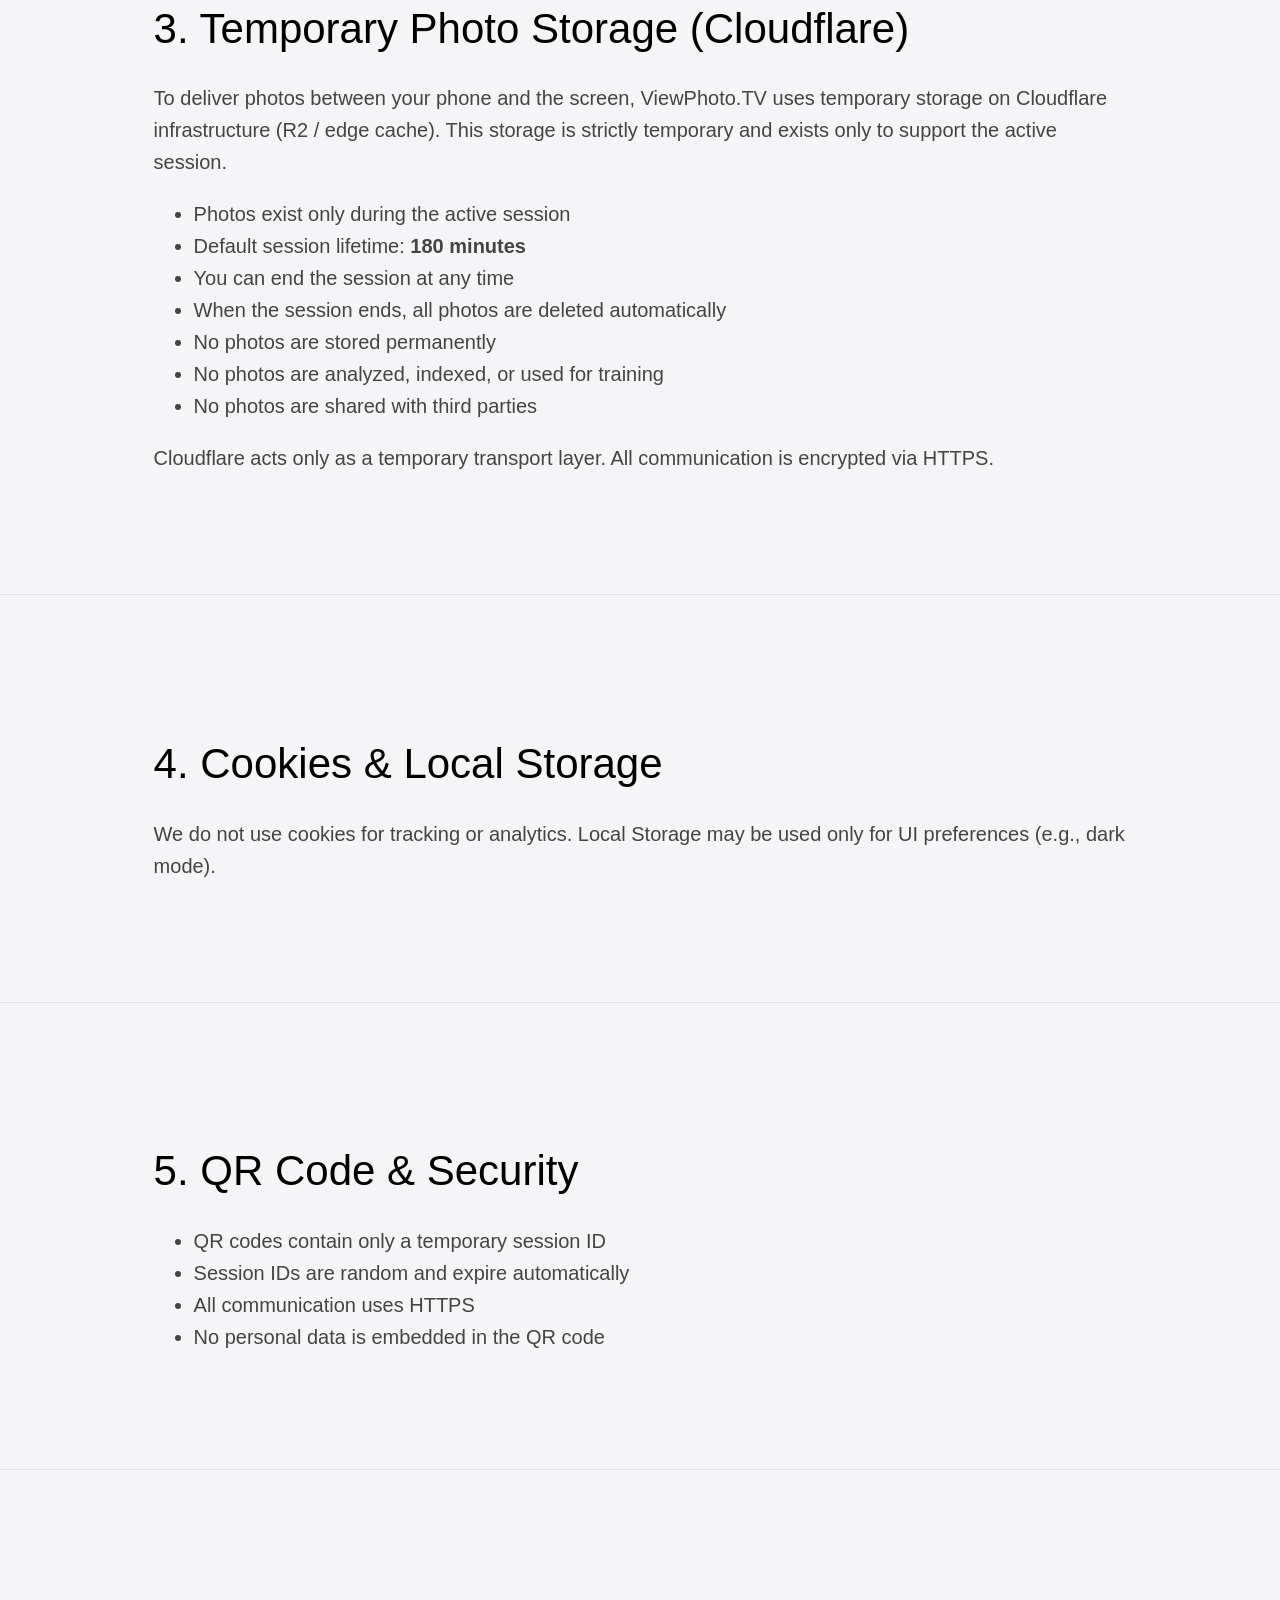
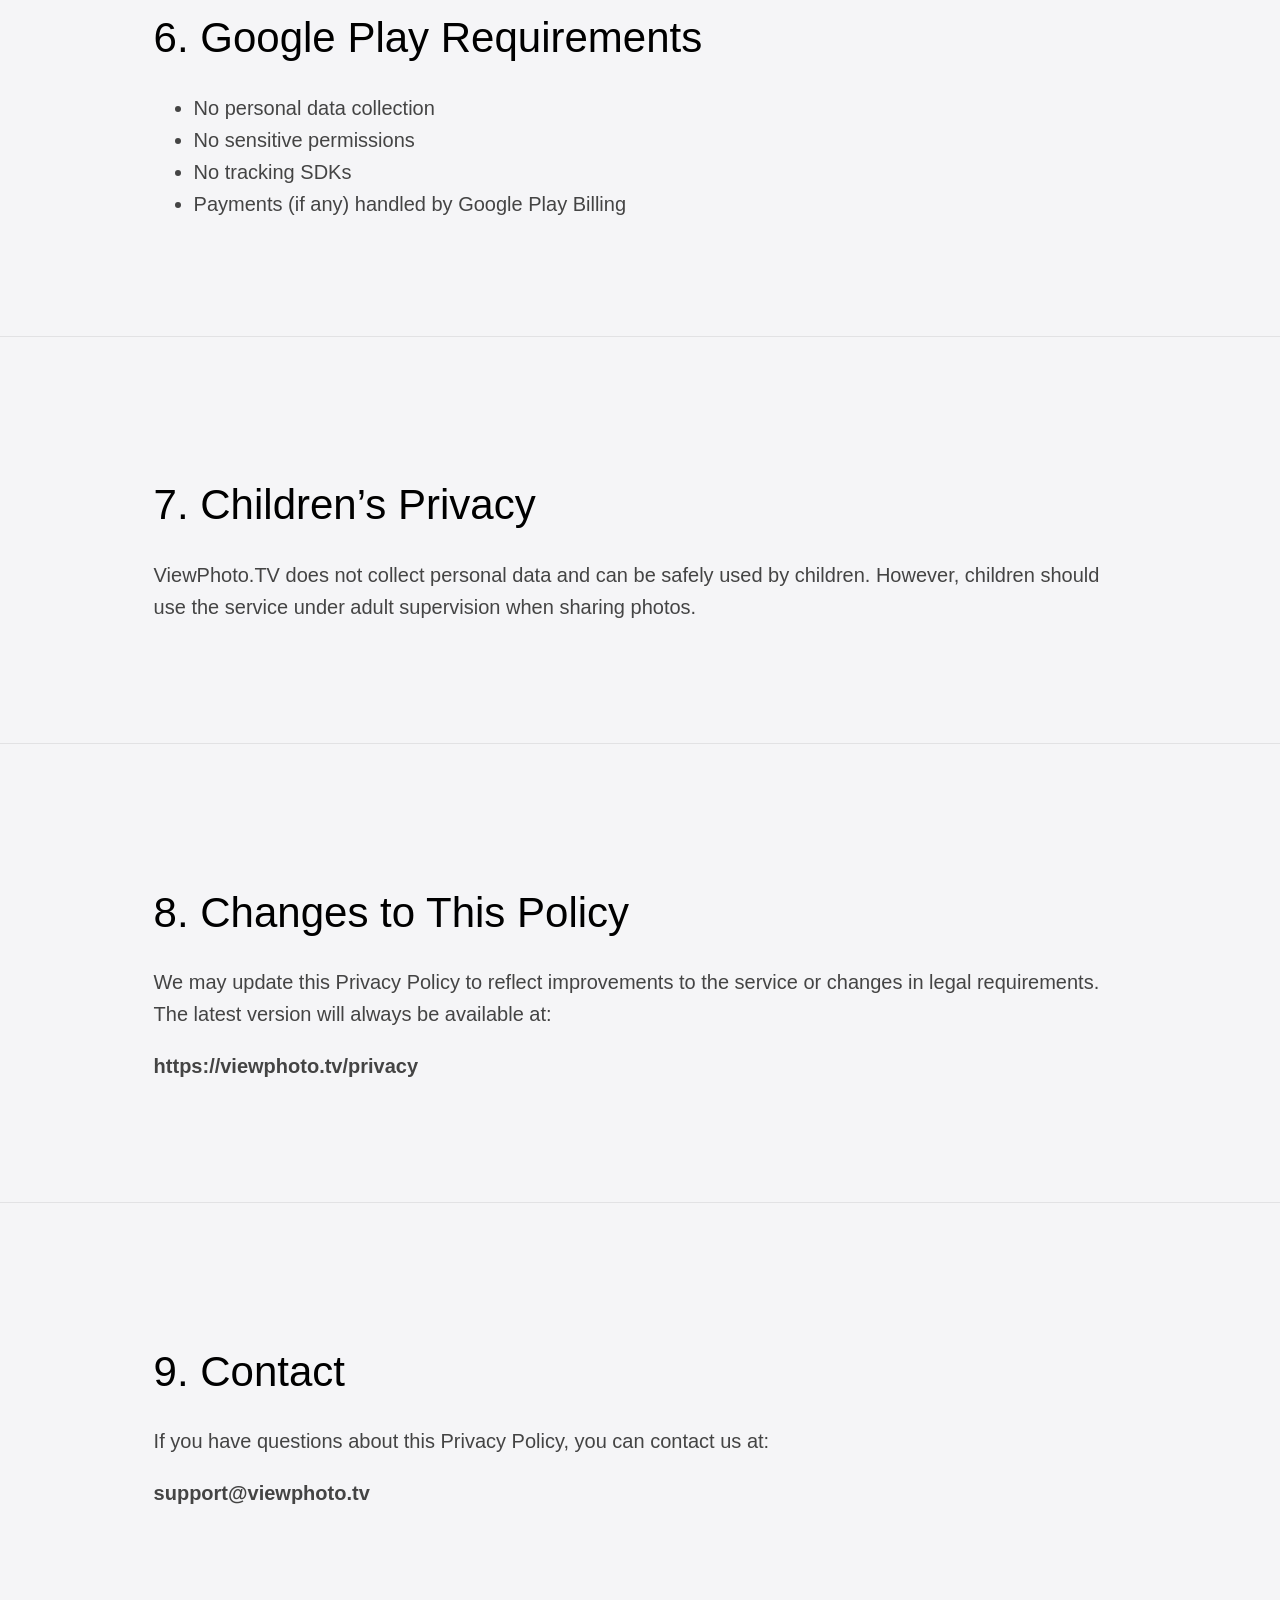
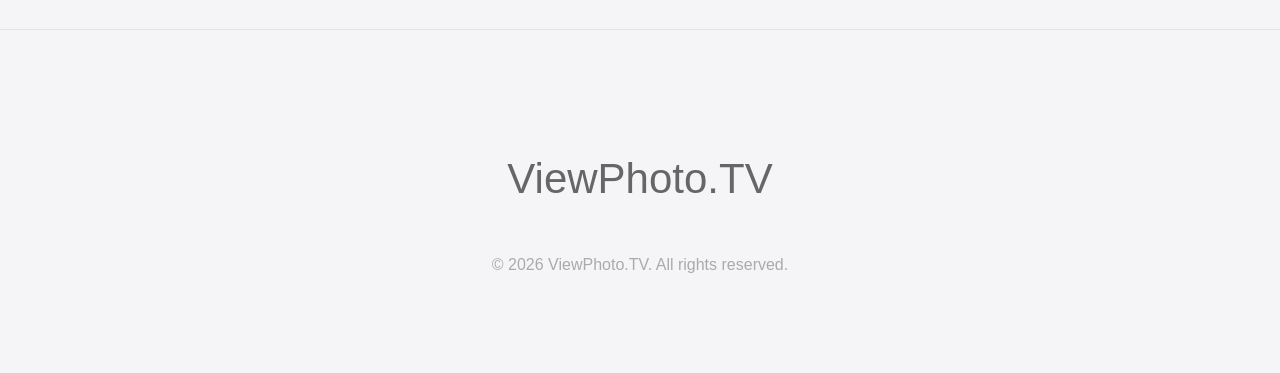
<file: privacy.html>
<!DOCTYPE html>
<html lang="en">
<head>
<meta charset="UTF-8">
<!-- Googlebot indexing -->
<meta name="googlebot" content="index, follow">
<meta name="bingbot" content="index, follow">
<meta name="robots" content="index, follow">
<meta name="google-extended" content="allow">
<meta name="viewport" content="width=device-width, initial-scale=1.0">
<link rel="icon" href="/favicon.ico" sizes="any">
<link rel="icon" type="image/png" href="/assets/icons/icon-192.png" sizes="192x192">
<link rel="apple-touch-icon" href="/assets/icons/apple-touch-icon.png">
<link rel="manifest" href="/manifest.json">
<title>Privacy Policy — ViewPhoto.TV</title>
<meta name="description" content="ViewPhoto.TV Privacy Policy: no personal data collected, no permanent photo storage, temporary Cloudflare sessions with automatic deletion.">
<meta name="author" content="Vadim Sazanovich, Amaryllis Polska">
<link rel="canonical" href="https://viewphoto.tv/privacy.html">
<link rel="stylesheet" href="css/style.css">
<meta property="og:title" content="Privacy Policy — ViewPhoto.TV">
<meta property="og:description" content="ViewPhoto.TV collects no personal data. Photos are stored temporarily on Cloudflare and deleted automatically when your session ends.">
<meta property="og:image" content="https://viewphoto.tv/assets/screens/banner.webp">
<meta property="og:url" content="https://viewphoto.tv/privacy.html">
<meta property="og:type" content="website">

<meta name="twitter:card" content="summary_large_image">
<meta name="twitter:title" content="Privacy Policy — ViewPhoto.TV">
<meta name="twitter:description" content="No personal data collected. Photos deleted automatically after your session ends.">
<meta name="twitter:image" content="https://viewphoto.tv/assets/screens/banner.webp">
</head>
<body>
<header>
    <div class="logo"><img src="./assets/logos/logo-phone-to-tv.svg" alt="ViewPhoto.TV" style="height:50px;width:auto;display:block;"></div>
    <nav class="desktop-nav">
        <a href="index.html#why">Why</a>
        <a href="index.html#how">How it Works</a>
        <a href="use-cases.html">Use Cases</a>
        <a href="faq.html">FAQ</a>
        <a href="privacy.html">Privacy</a>
        <a href="terms.html">Terms</a>
        <a href="about.html">About</a>
    </nav>
    <div class="hamburger"><span></span><span></span><span></span></div>
    <div class="mobile-menu">
        <a href="index.html#why">Why</a>
        <a href="index.html#how">How it Works</a>
        <a href="use-cases.html">Use Cases</a>
        <a href="faq.html">FAQ</a>
        <a href="privacy.html">Privacy</a>
        <a href="terms.html">Terms</a>
        <a href="about.html">About</a>
    </div>
</header>




<section class="hero" style="padding-top:180px;padding-bottom:120px;">
    <h1>Privacy Policy</h1>
    <p style="max-width:800px;font-size:22px;">
        ViewPhoto.TV is designed to work without accounts, without permanent storage, and without collecting personal information.
    </p>
</section>


<section>
    <h2>1. Overview</h2>
    <p>
        ViewPhoto.TV allows users to display photos from their phone on a TV or computer using a temporary QR‑code session.
        We intentionally avoid collecting or storing personal data.
    </p>
</section>


<section>
    <h2>2. What Data We Do Not Collect</h2>
    <ul>
        <li>No names, emails, phone numbers, or passwords</li>
        <li>No accounts or registration</li>
        <li>No advertising identifiers</li>
        <li>No tracking across websites</li>
        <li>No permanent storage of photos</li>
    </ul>
</section>


<section>
    <h2>3. Temporary Photo Storage (Cloudflare)</h2>

    <p>
        To deliver photos between your phone and the screen, ViewPhoto.TV uses temporary storage on Cloudflare infrastructure (R2 / edge cache).
        This storage is strictly temporary and exists only to support the active session.
    </p>

    <ul>
        <li>Photos exist only during the active session</li>
        <li>Default session lifetime: <strong>180 minutes</strong></li>
        <li>You can end the session at any time</li>
        <li>When the session ends, all photos are deleted automatically</li>
        <li>No photos are stored permanently</li>
        <li>No photos are analyzed, indexed, or used for training</li>
        <li>No photos are shared with third parties</li>
    </ul>

    <p>
        Cloudflare acts only as a temporary transport layer.  
        All communication is encrypted via HTTPS.
    </p>
</section>


<section>
    <h2>4. Cookies & Local Storage</h2>
    <p>
        We do not use cookies for tracking or analytics.  
        Local Storage may be used only for UI preferences (e.g., dark mode).
    </p>
</section>


<section>
    <h2>5. QR Code & Security</h2>
    <ul>
        <li>QR codes contain only a temporary session ID</li>
        <li>Session IDs are random and expire automatically</li>
        <li>All communication uses HTTPS</li>
        <li>No personal data is embedded in the QR code</li>
    </ul>
</section>


<section>
    <h2>6. Google Play Requirements</h2>
    <ul>
        <li>No personal data collection</li>
        <li>No sensitive permissions</li>
        <li>No tracking SDKs</li>
        <li>Payments (if any) handled by Google Play Billing</li>
    </ul>
</section>


<section>
    <h2>7. Children’s Privacy</h2>
    <p>
        ViewPhoto.TV does not collect personal data and can be safely used by children.  
        However, children should use the service under adult supervision when sharing photos.
    </p>
</section>


<section>
    <h2>8. Changes to This Policy</h2>
    <p>
        We may update this Privacy Policy to reflect improvements to the service or changes in legal requirements.
        The latest version will always be available at:
    </p>

    <p><strong>https://viewphoto.tv/privacy</strong></p>
</section>


<section>
    <h2>9. Contact</h2>
    <p>
        If you have questions about this Privacy Policy, you can contact us at:
    </p>

    <p><strong>support@viewphoto.tv</strong></p>
</section>


<footer>
    <h2>ViewPhoto.TV</h2>
    <p class="copy">© 2026 ViewPhoto.TV. All rights reserved.</p>
</footer>

<script src="js/menu.js"></script>
<script type="application/ld+json">
{
  "@context": "https://schema.org",
  "@type": "Organization",
  "name": "ViewPhoto.TV",
  "url": "https://viewphoto.tv/",
  "logo": "https://viewphoto.tv/assets/icons/icon-512.png",
  "founder": {
    "@type": "Person",
    "name": "Vadim Sazanovich",
    "worksFor": {
      "@type": "Organization",
      "name": "Amaryllis Polska"
    }
  }
}
</script>


</body>
</html>
</file>
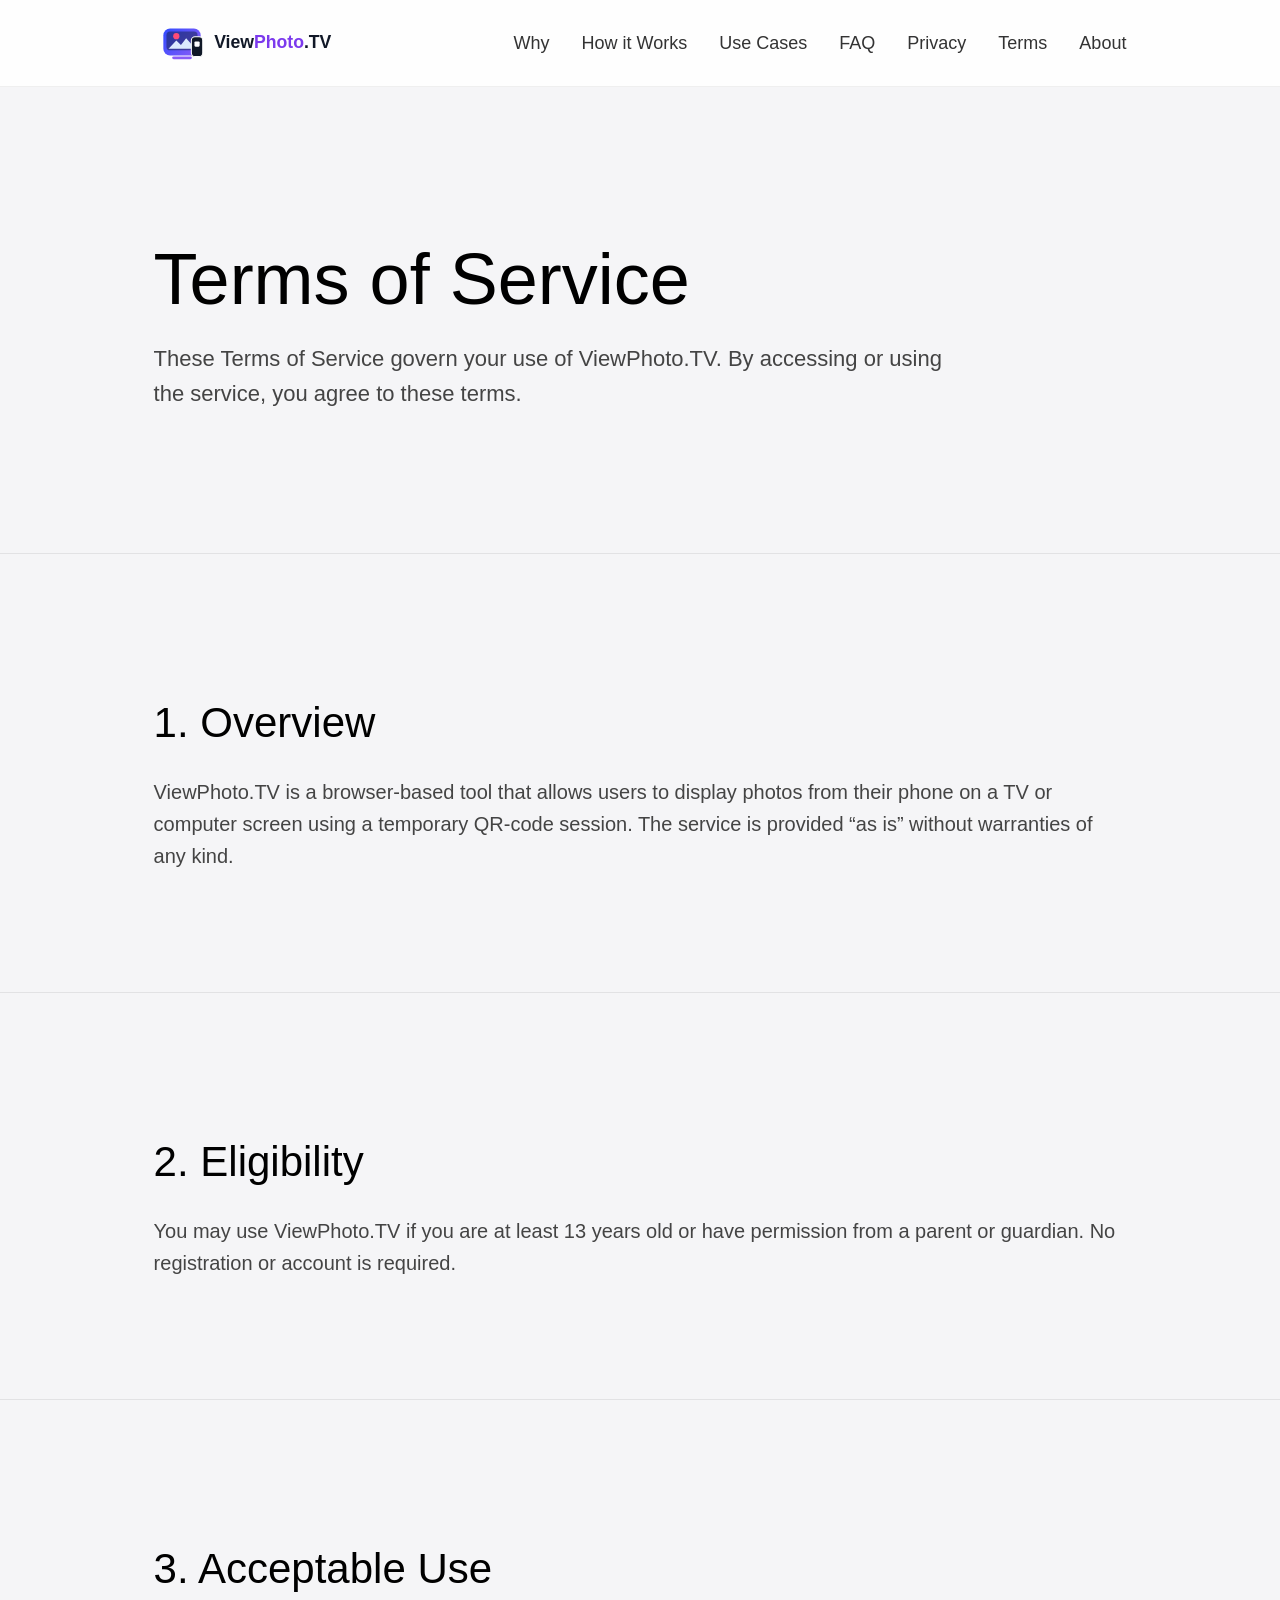
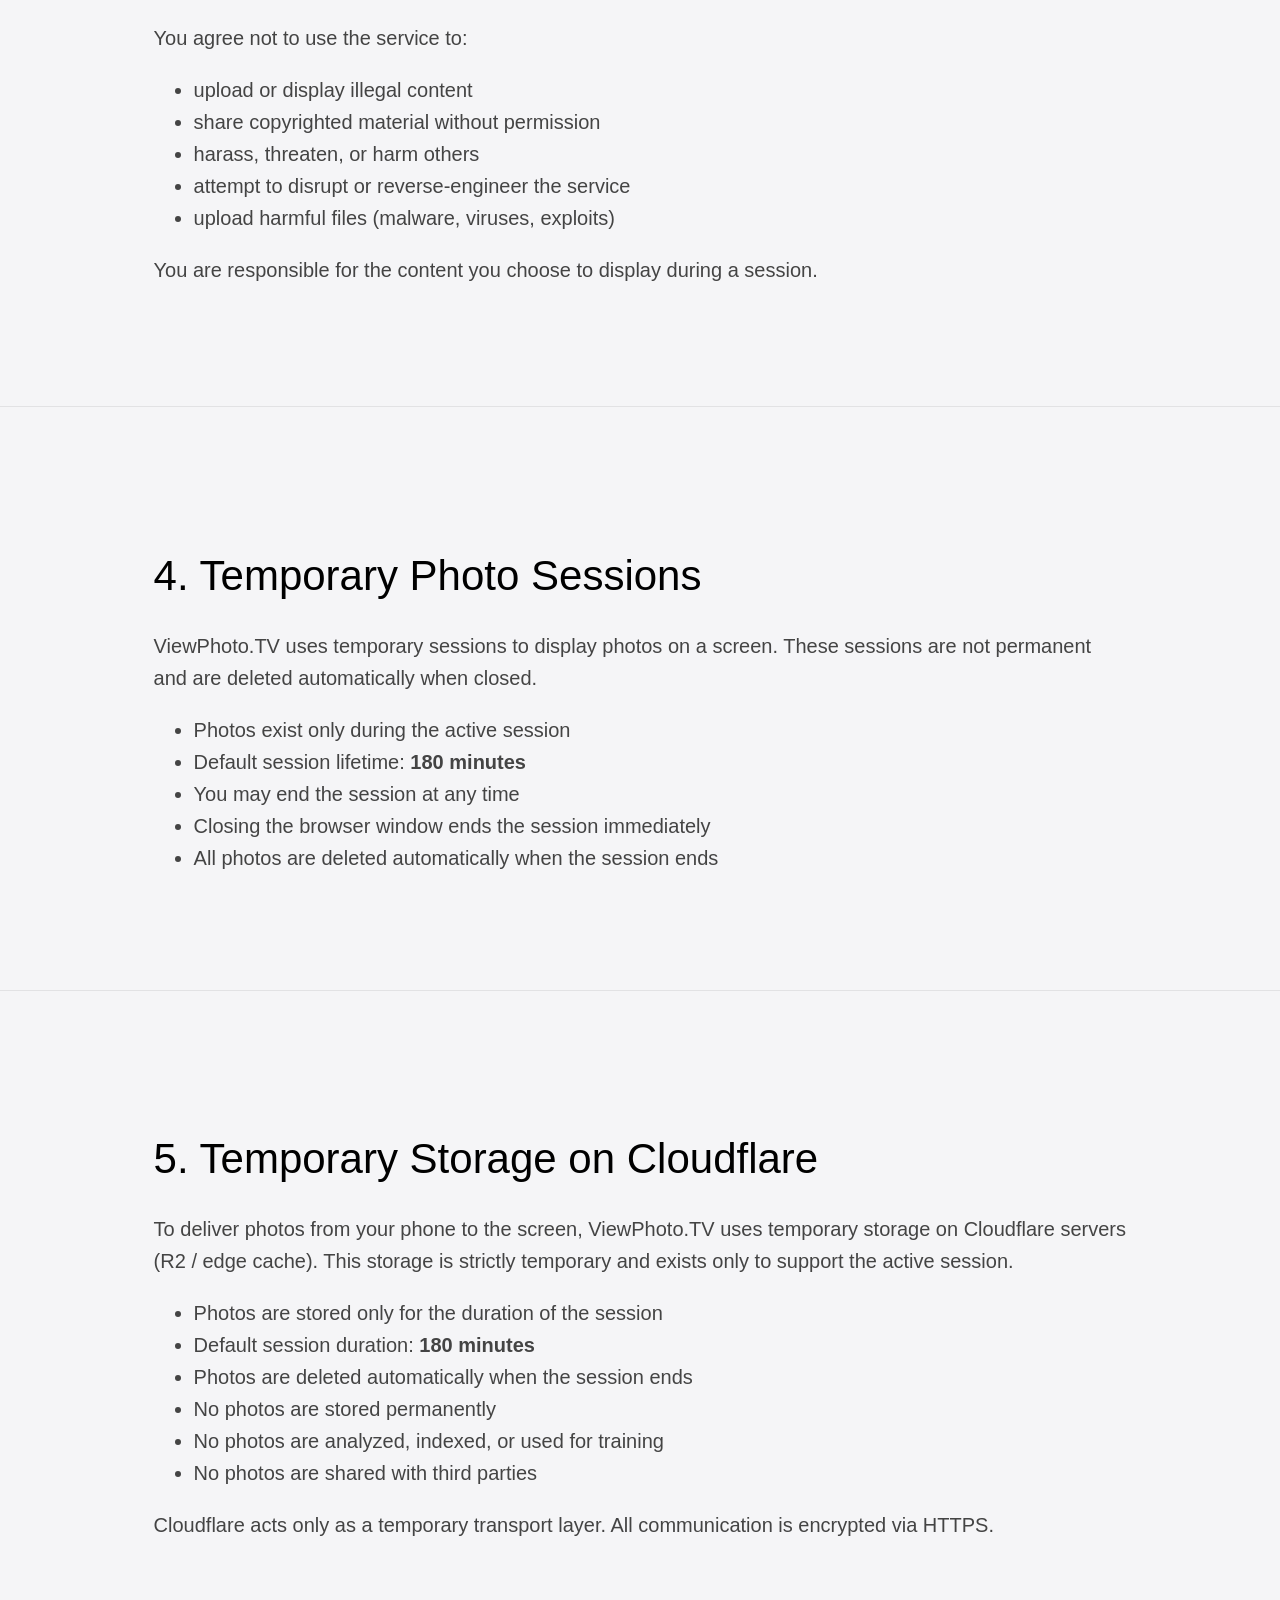
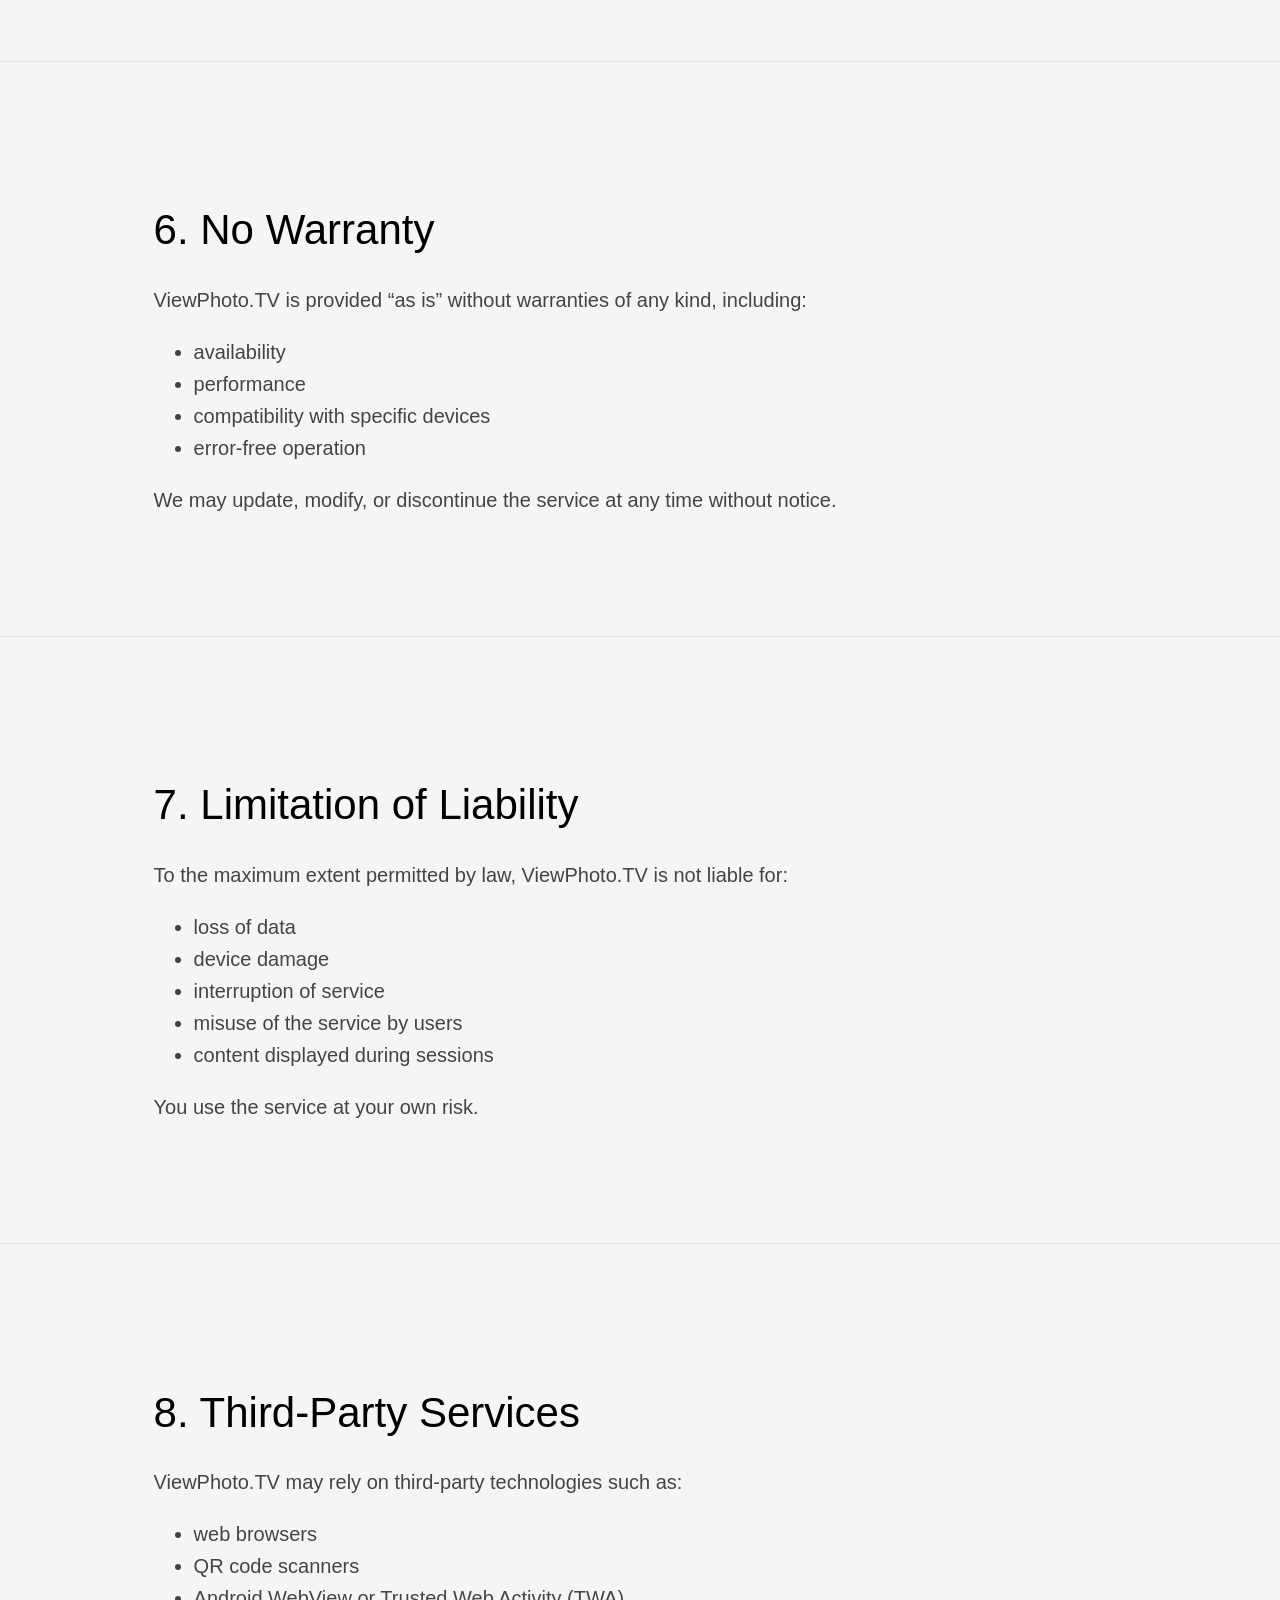
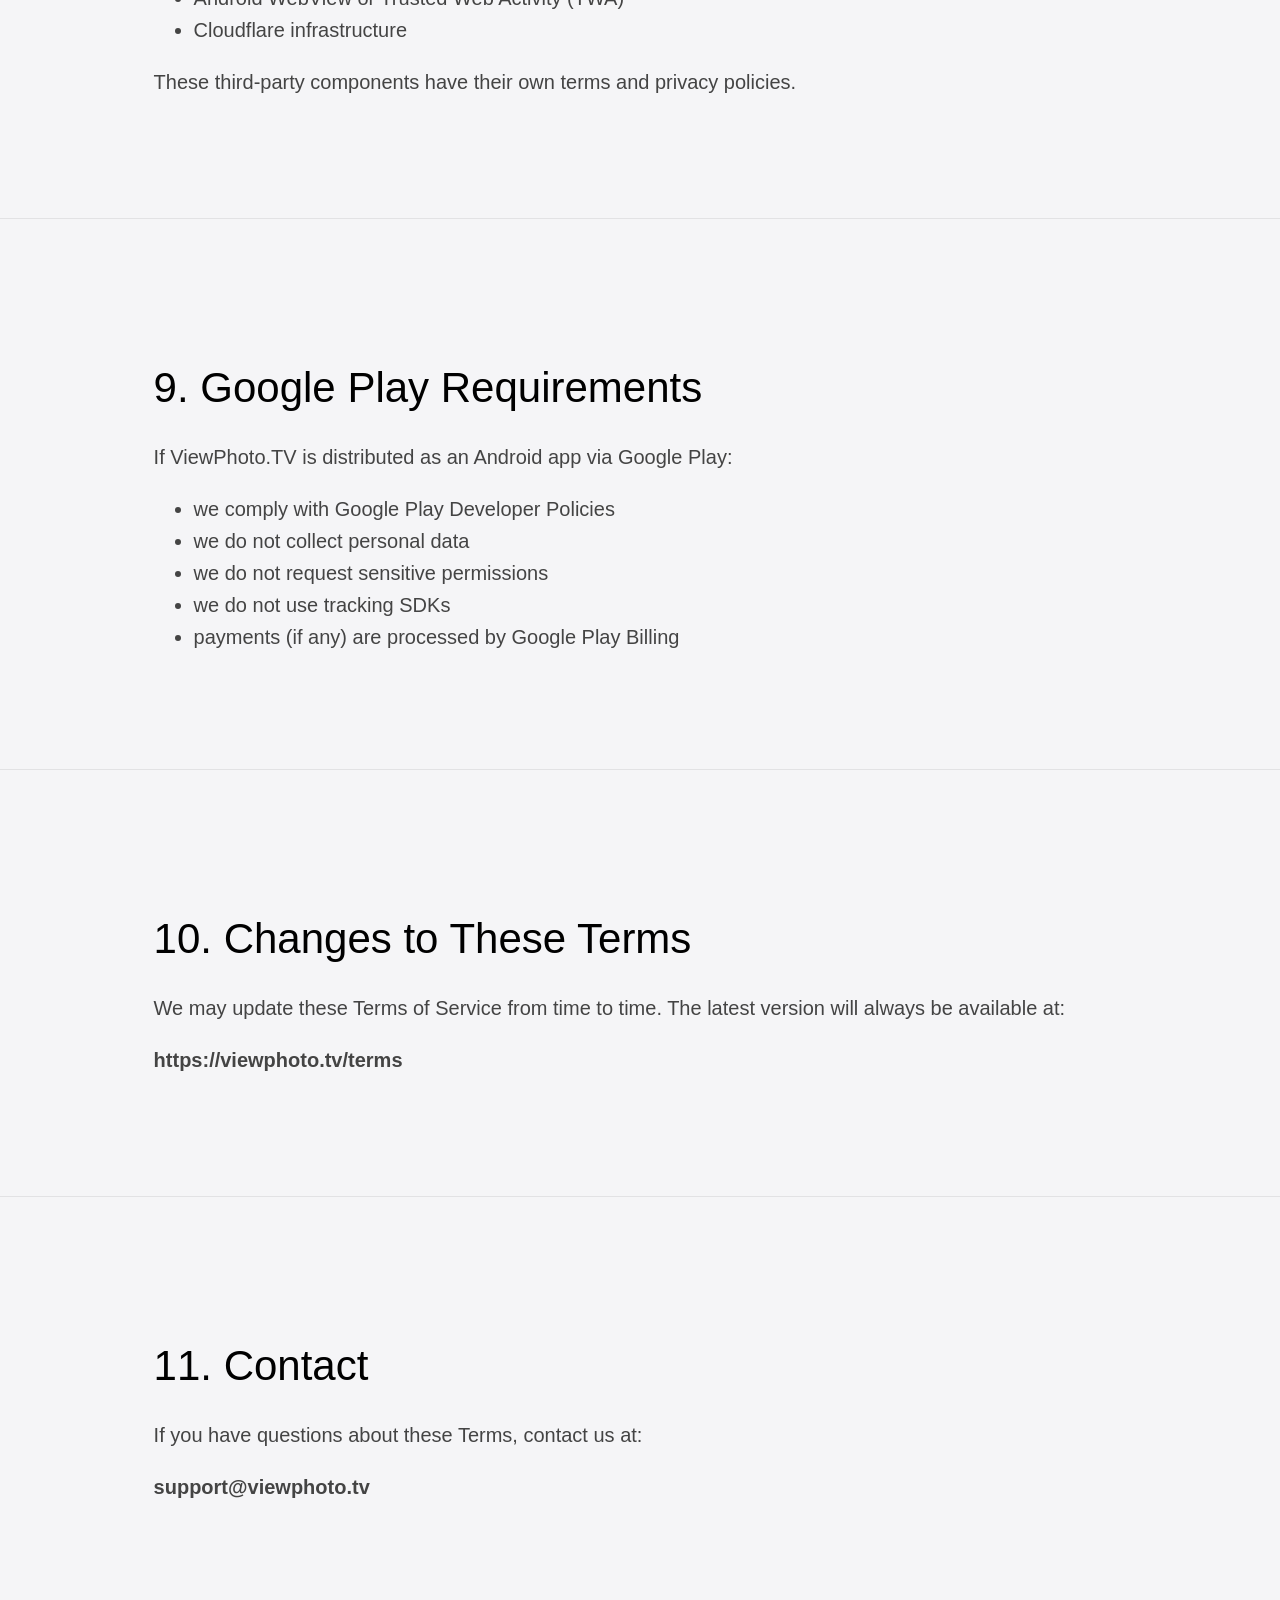
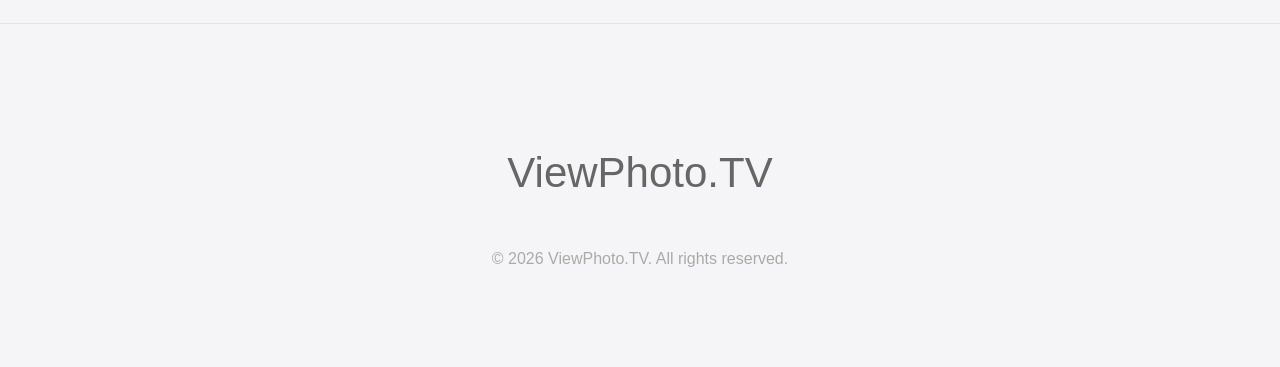
<file: terms.html>
<!DOCTYPE html>
<html lang="en">
<head>
<meta charset="UTF-8">
<!-- Googlebot indexing -->
<meta name="googlebot" content="index, follow">
<meta name="bingbot" content="index, follow">
<meta name="robots" content="index, follow">
<meta name="google-extended" content="allow">
<meta name="viewport" content="width=device-width, initial-scale=1.0">
<link rel="icon" href="/favicon.ico" sizes="any">
<link rel="icon" type="image/png" href="/assets/icons/icon-192.png" sizes="192x192">
<link rel="apple-touch-icon" href="/assets/icons/apple-touch-icon.png">
<link rel="manifest" href="/manifest.json">
<title>Terms of Service — ViewPhoto.TV</title>
<meta name="description" content="Terms of Service for ViewPhoto.TV: acceptable use, temporary photo sessions, Cloudflare storage, and privacy commitments.">
<meta name="author" content="Vadim Sazanovich, Amaryllis Polska">
<link rel="canonical" href="https://viewphoto.tv/terms.html">
<link rel="stylesheet" href="css/style.css">
<meta property="og:title" content="Terms of Service — ViewPhoto.TV">
<meta property="og:description" content="Terms governing use of ViewPhoto.TV. No personal data collected. Photos deleted automatically when sessions end.">
<meta property="og:image" content="https://viewphoto.tv/assets/screens/banner.webp">
<meta property="og:url" content="https://viewphoto.tv/terms.html">
<meta property="og:type" content="website">

<meta name="twitter:card" content="summary_large_image">
<meta name="twitter:title" content="Terms of Service — ViewPhoto.TV">
<meta name="twitter:description" content="Terms of use for ViewPhoto.TV. No personal data collected.">
<meta name="twitter:image" content="https://viewphoto.tv/assets/screens/banner.webp">
</head>
<body>
<header>
    <div class="logo"><img src="./assets/logos/logo-phone-to-tv.svg" alt="ViewPhoto.TV" style="height:50px;width:auto;display:block;"></div>
    <nav class="desktop-nav">
        <a href="index.html#why">Why</a>
        <a href="index.html#how">How it Works</a>
        <a href="use-cases.html">Use Cases</a>
        <a href="faq.html">FAQ</a>
        <a href="privacy.html">Privacy</a>
        <a href="terms.html">Terms</a>
        <a href="about.html">About</a>
    </nav>
    <div class="hamburger"><span></span><span></span><span></span></div>
    <div class="mobile-menu">
        <a href="index.html#why">Why</a>
        <a href="index.html#how">How it Works</a>
        <a href="use-cases.html">Use Cases</a>
        <a href="faq.html">FAQ</a>
        <a href="privacy.html">Privacy</a>
        <a href="terms.html">Terms</a>
        <a href="about.html">About</a>
    </div>
</header>



<section class="hero" style="padding-top:180px;padding-bottom:120px;">
    <h1>Terms of Service</h1>
    <p style="max-width:800px;font-size:22px;">
        These Terms of Service govern your use of ViewPhoto.TV.  
        By accessing or using the service, you agree to these terms.
    </p>
</section>


<section>
    <h2>1. Overview</h2>
    <p>
        ViewPhoto.TV is a browser‑based tool that allows users to display photos from their phone on a TV or computer screen using a temporary QR‑code session.
        The service is provided “as is” without warranties of any kind.
    </p>
</section>


<section>
    <h2>2. Eligibility</h2>
    <p>
        You may use ViewPhoto.TV if you are at least 13 years old or have permission from a parent or guardian.
        No registration or account is required.
    </p>
</section>


<section>
    <h2>3. Acceptable Use</h2>
    <p>You agree not to use the service to:</p>

    <ul>
        <li>upload or display illegal content</li>
        <li>share copyrighted material without permission</li>
        <li>harass, threaten, or harm others</li>
        <li>attempt to disrupt or reverse‑engineer the service</li>
        <li>upload harmful files (malware, viruses, exploits)</li>
    </ul>

    <p>
        You are responsible for the content you choose to display during a session.
    </p>
</section>


<section>
    <h2>4. Temporary Photo Sessions</h2>
    <p>
        ViewPhoto.TV uses temporary sessions to display photos on a screen.  
        These sessions are not permanent and are deleted automatically when closed.
    </p>

    <ul>
        <li>Photos exist only during the active session</li>
        <li>Default session lifetime: <strong>180 minutes</strong></li>
        <li>You may end the session at any time</li>
        <li>Closing the browser window ends the session immediately</li>
        <li>All photos are deleted automatically when the session ends</li>
    </ul>
</section>


<section>
    <h2>5. Temporary Storage on Cloudflare</h2>

    <p>
        To deliver photos from your phone to the screen, ViewPhoto.TV uses temporary storage on Cloudflare servers (R2 / edge cache).
        This storage is strictly temporary and exists only to support the active session.
    </p>

    <ul>
        <li>Photos are stored only for the duration of the session</li>
        <li>Default session duration: <strong>180 minutes</strong></li>
        <li>Photos are deleted automatically when the session ends</li>
        <li>No photos are stored permanently</li>
        <li>No photos are analyzed, indexed, or used for training</li>
        <li>No photos are shared with third parties</li>
    </ul>

    <p>
        Cloudflare acts only as a temporary transport layer.  
        All communication is encrypted via HTTPS.
    </p>
</section>


<section>
    <h2>6. No Warranty</h2>
    <p>
        ViewPhoto.TV is provided “as is” without warranties of any kind, including:
    </p>

    <ul>
        <li>availability</li>
        <li>performance</li>
        <li>compatibility with specific devices</li>
        <li>error‑free operation</li>
    </ul>

    <p>
        We may update, modify, or discontinue the service at any time without notice.
    </p>
</section>


<section>
    <h2>7. Limitation of Liability</h2>
    <p>
        To the maximum extent permitted by law, ViewPhoto.TV is not liable for:
    </p>

    <ul>
        <li>loss of data</li>
        <li>device damage</li>
        <li>interruption of service</li>
        <li>misuse of the service by users</li>
        <li>content displayed during sessions</li>
    </ul>

    <p>
        You use the service at your own risk.
    </p>
</section>


<section>
    <h2>8. Third‑Party Services</h2>
    <p>
        ViewPhoto.TV may rely on third‑party technologies such as:
    </p>

    <ul>
        <li>web browsers</li>
        <li>QR code scanners</li>
        <li>Android WebView or Trusted Web Activity (TWA)</li>
        <li>Cloudflare infrastructure</li>
    </ul>

    <p>
        These third‑party components have their own terms and privacy policies.
    </p>
</section>


<section>
    <h2>9. Google Play Requirements</h2>
    <p>
        If ViewPhoto.TV is distributed as an Android app via Google Play:
    </p>

    <ul>
        <li>we comply with Google Play Developer Policies</li>
        <li>we do not collect personal data</li>
        <li>we do not request sensitive permissions</li>
        <li>we do not use tracking SDKs</li>
        <li>payments (if any) are processed by Google Play Billing</li>
    </ul>
</section>


<section>
    <h2>10. Changes to These Terms</h2>
    <p>
        We may update these Terms of Service from time to time.  
        The latest version will always be available at:
    </p>

    <p><strong>https://viewphoto.tv/terms</strong></p>
</section>


<section>
    <h2>11. Contact</h2>
    <p>
        If you have questions about these Terms, contact us at:
    </p>

    <p><strong>support@viewphoto.tv</strong></p>
</section>


<footer>
    <h2>ViewPhoto.TV</h2>
    <p class="copy">© 2026 ViewPhoto.TV. All rights reserved.</p>
</footer>

<script src="js/menu.js"></script>
<script type="application/ld+json">
{
  "@context": "https://schema.org",
  "@type": "Organization",
  "name": "ViewPhoto.TV",
  "url": "https://viewphoto.tv/",
  "logo": "https://viewphoto.tv/assets/icons/icon-512.png",
  "founder": {
    "@type": "Person",
    "name": "Vadim Sazanovich",
    "worksFor": {
      "@type": "Organization",
      "name": "Amaryllis Polska"
    }
  }
}
</script>


</body>
</html>
</file>
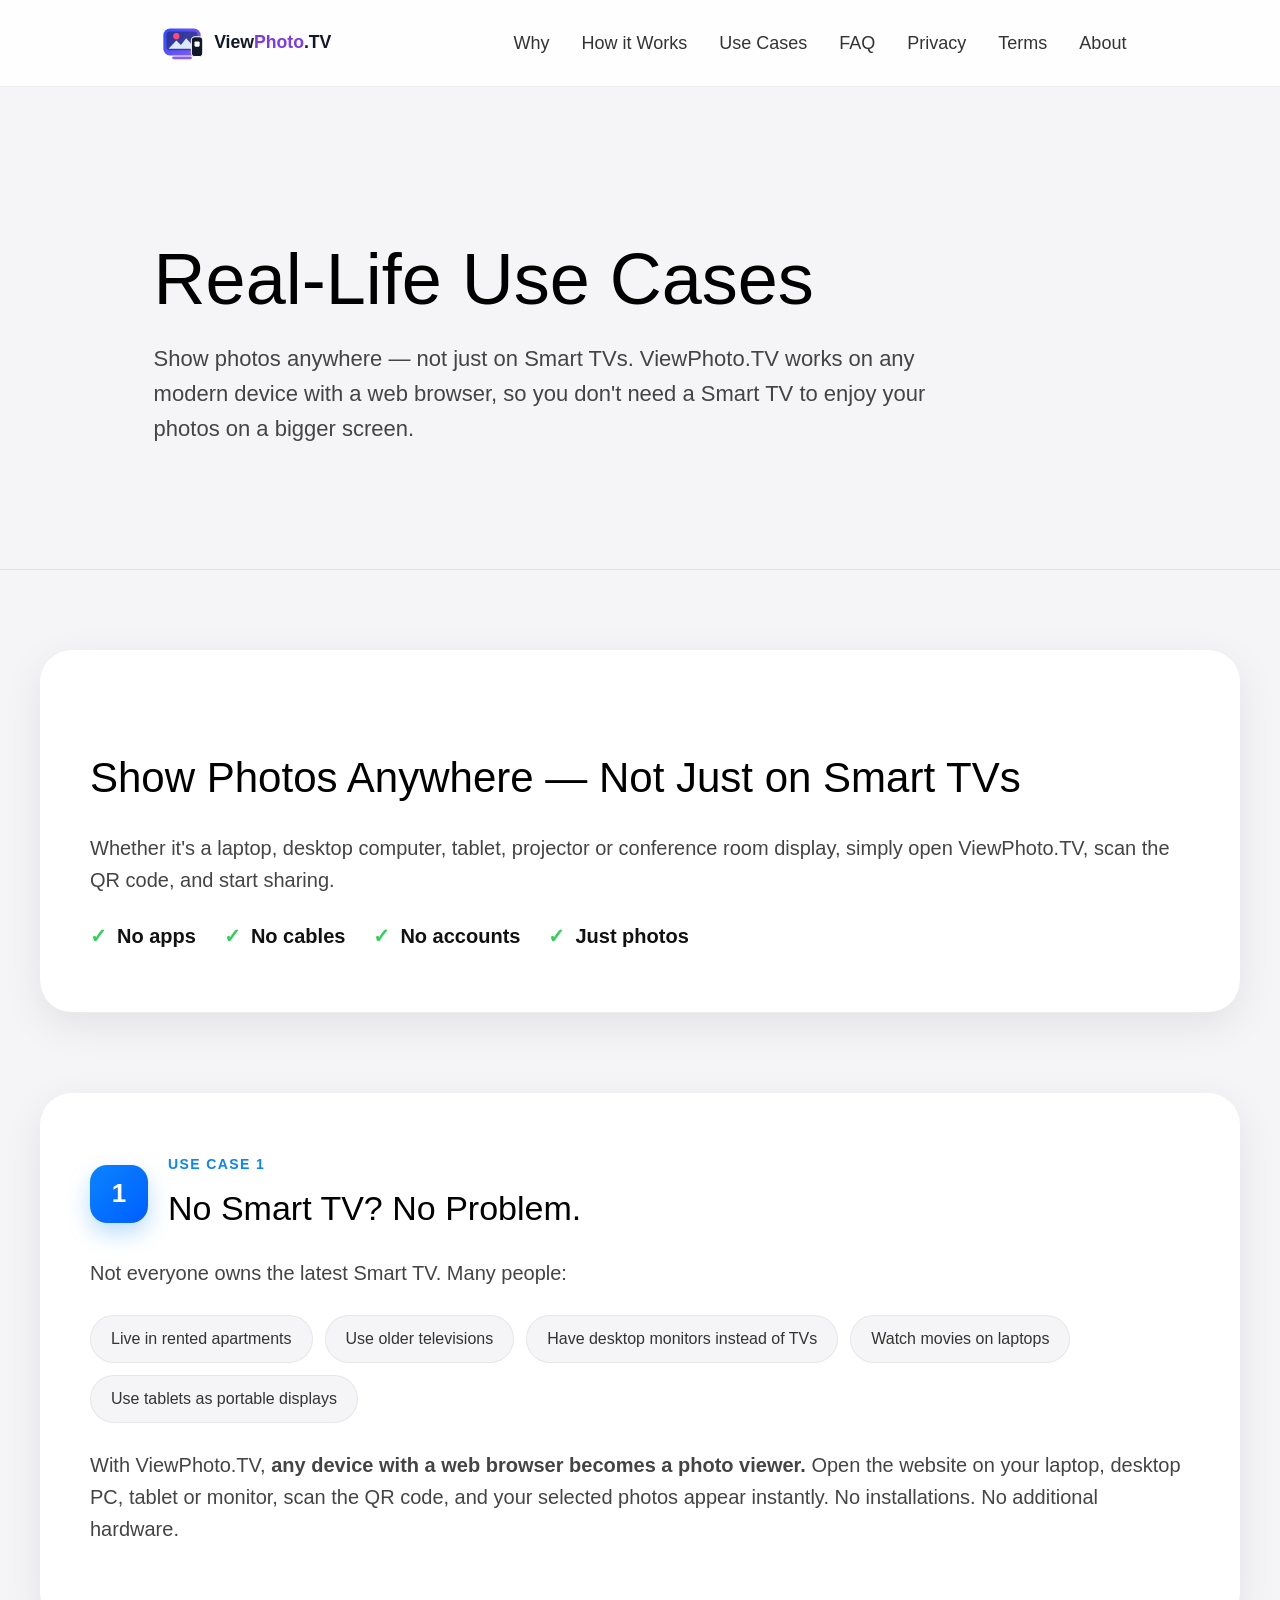
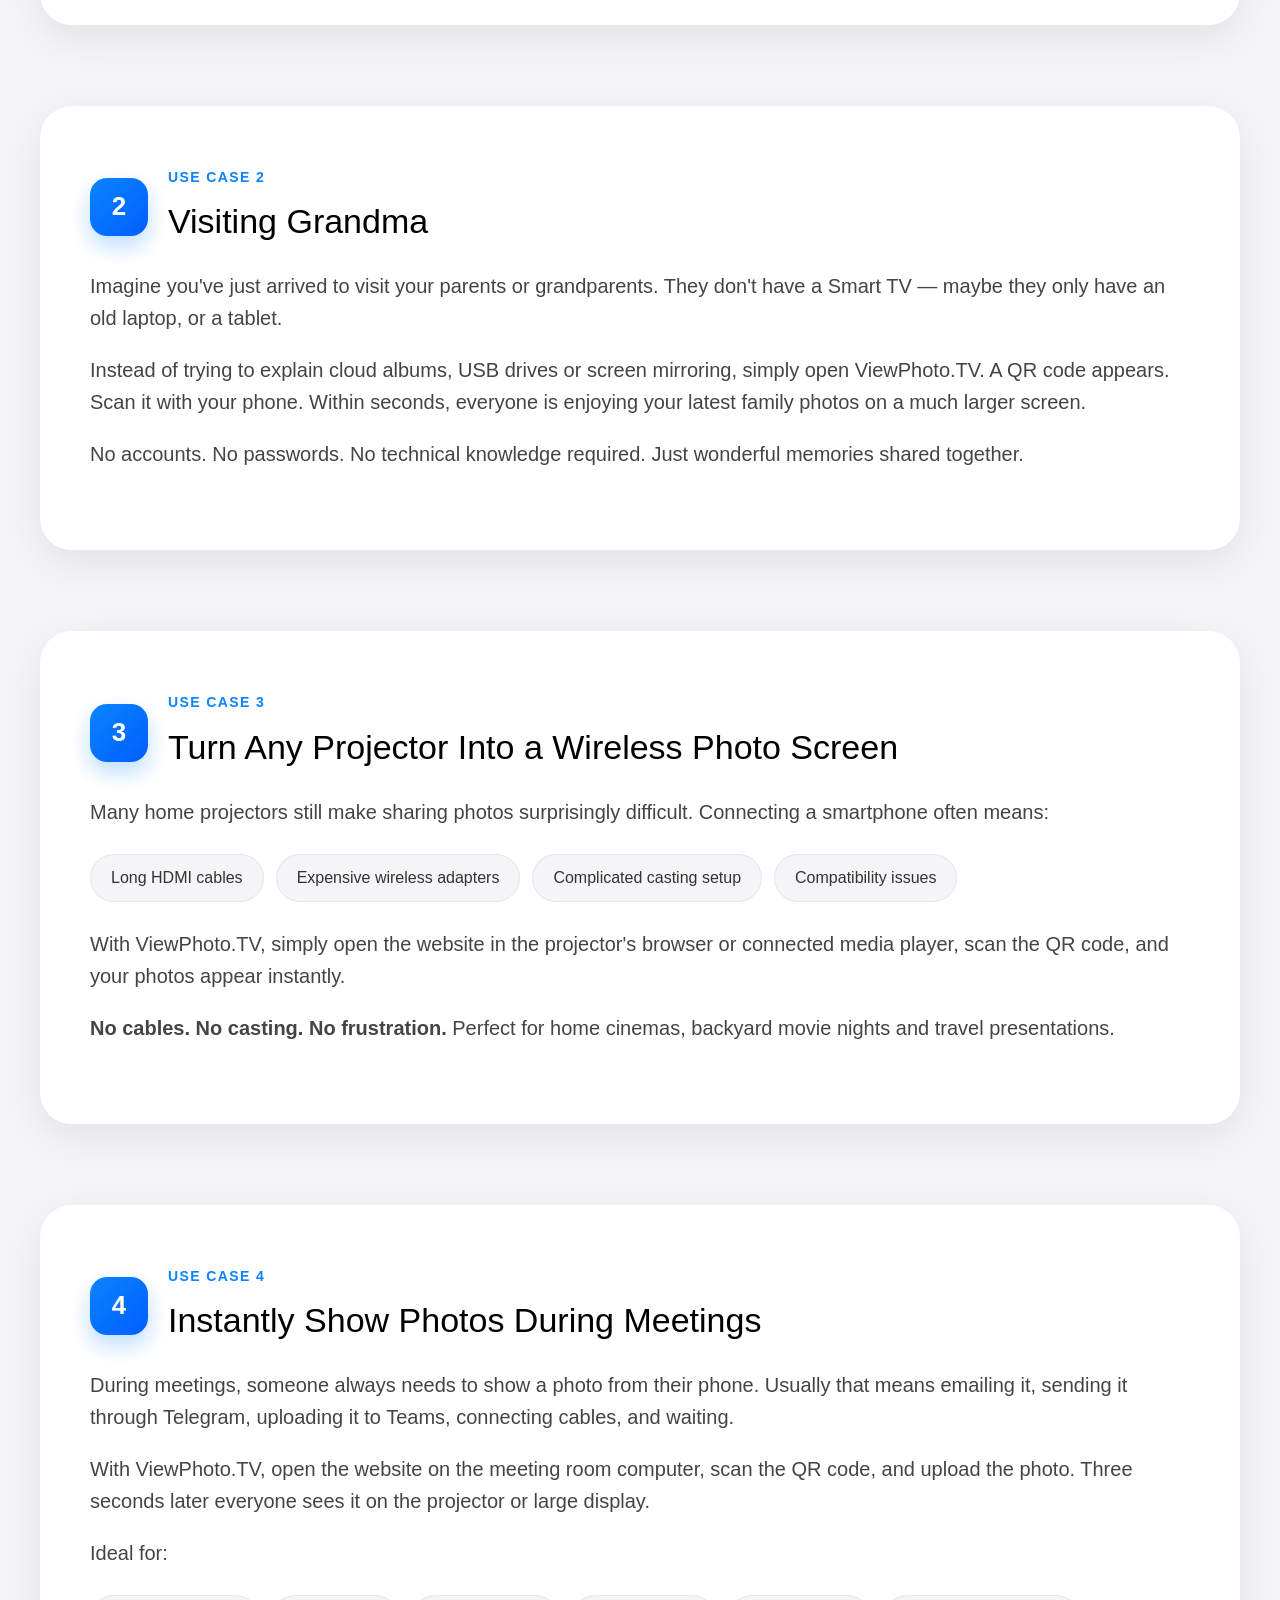
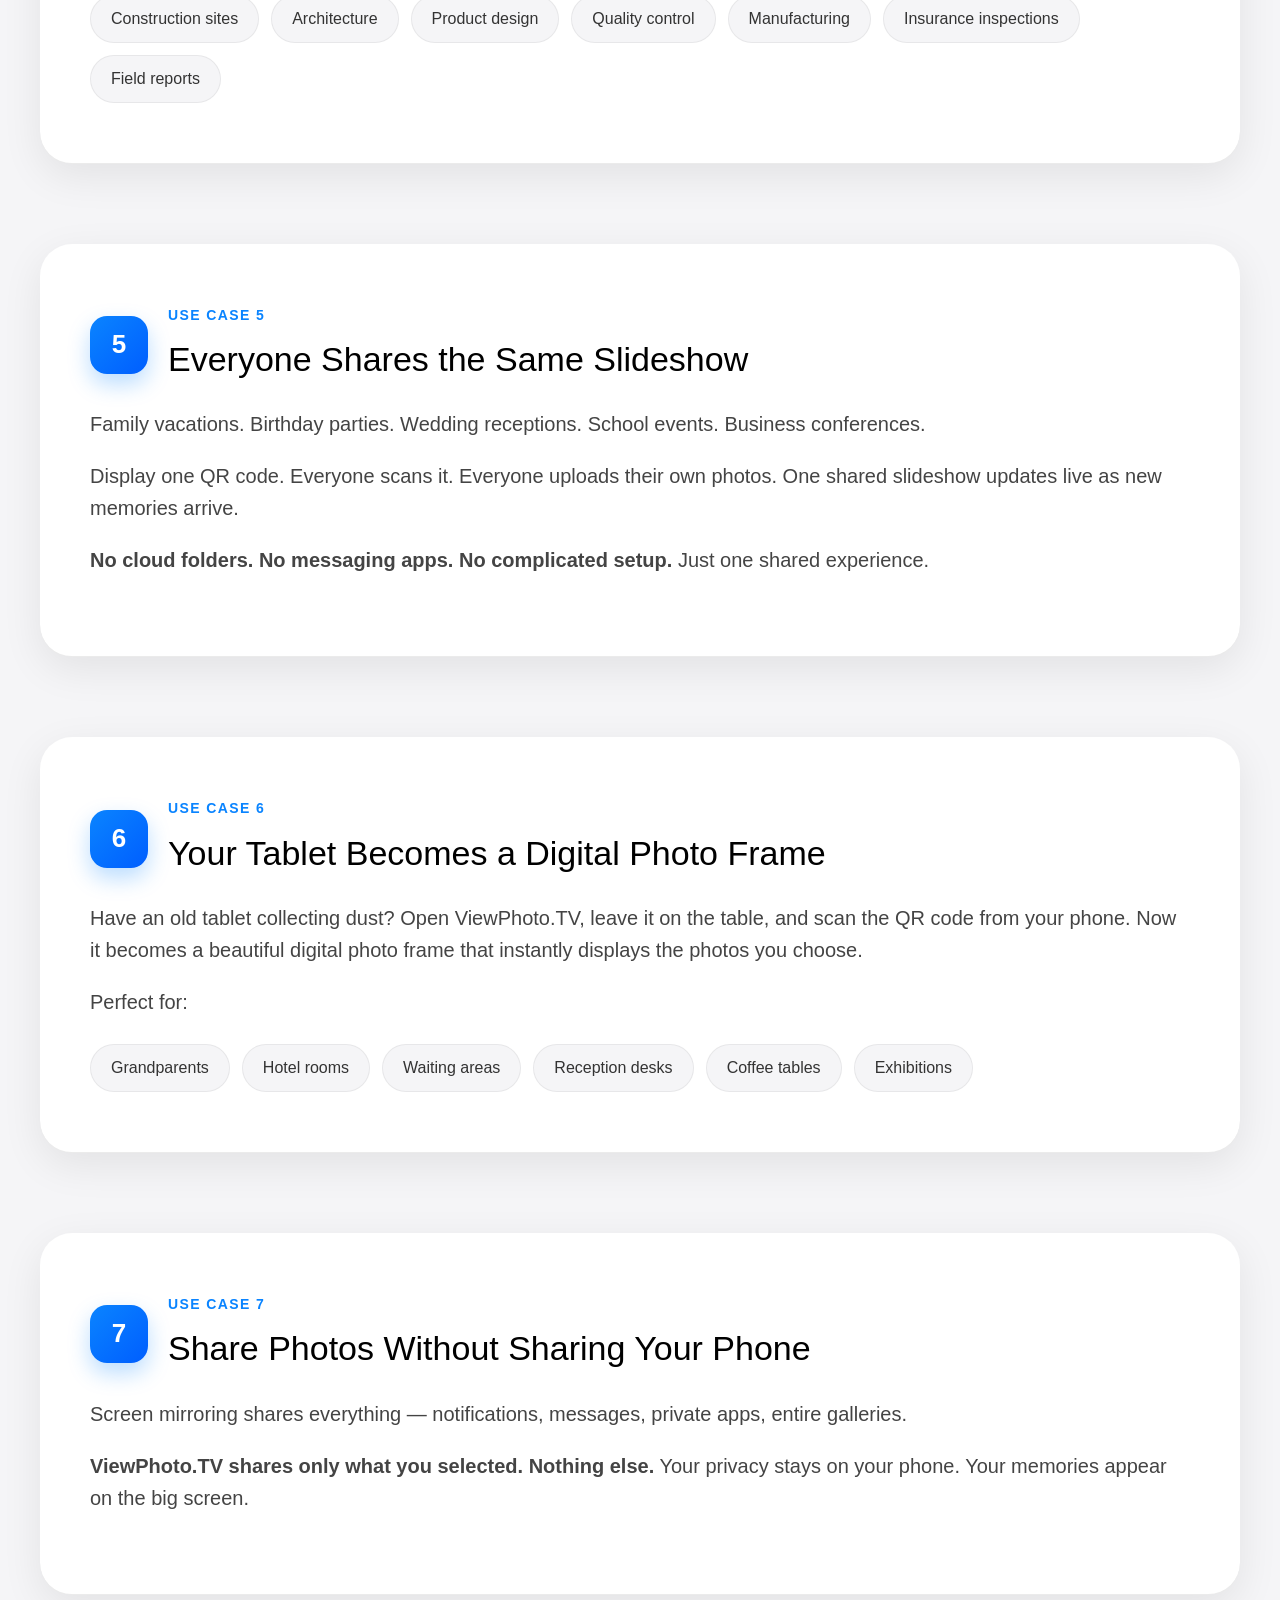
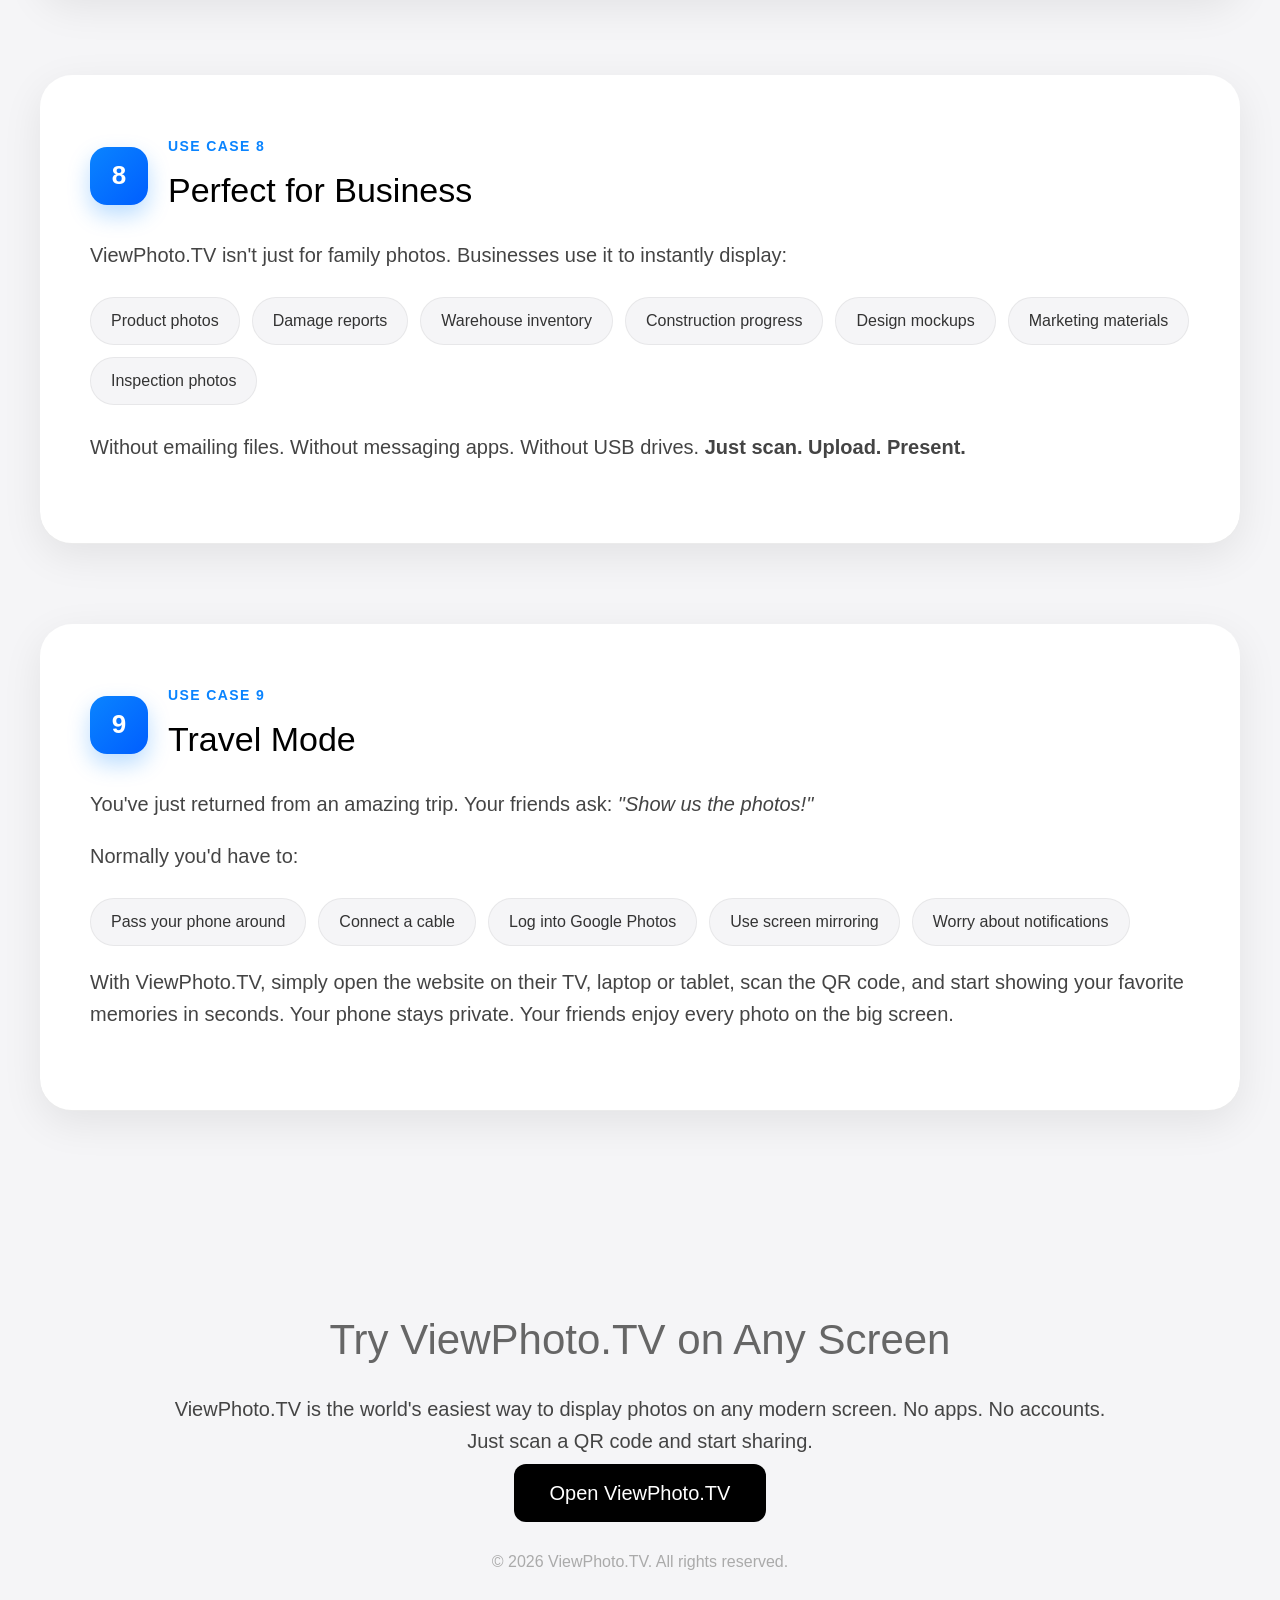
<file: use-cases.html>
<!DOCTYPE html>
<html lang="en">
<head>
<meta charset="UTF-8">
<!-- Googlebot indexing -->
<meta name="googlebot" content="index, follow">
<meta name="bingbot" content="index, follow">
<meta name="robots" content="index, follow">
<meta name="google-extended" content="allow">
<meta name="viewport" content="width=device-width, initial-scale=1.0">
<link rel="icon" href="/favicon.ico" sizes="any">
<link rel="icon" type="image/png" href="/assets/icons/icon-192.png" sizes="192x192">
<link rel="apple-touch-icon" href="/assets/icons/apple-touch-icon.png">
<link rel="manifest" href="/manifest.json">
<title>Real-Life Use Cases — ViewPhoto.TV</title>
<meta name="description" content="Real-life ways to use ViewPhoto.TV: show photos on laptops, tablets, projectors and meeting-room screens, turn an old tablet into a photo frame, share event slideshows, and present at work — no apps, no cables, no accounts.">
<meta name="author" content="Vadim Sazanovich, Amaryllis Polska">
<link rel="canonical" href="https://viewphoto.tv/use-cases.html">
<link rel="stylesheet" href="css/style.css">
<meta property="og:title" content="Real-Life Use Cases — ViewPhoto.TV">
<meta property="og:description" content="Show photos anywhere — not just on Smart TVs. 9 real-life ways to use ViewPhoto.TV on laptops, tablets, projectors, meeting rooms and more.">
<meta property="og:image" content="https://viewphoto.tv/assets/screens/banner.webp">
<meta property="og:url" content="https://viewphoto.tv/use-cases.html">
<meta property="og:type" content="website">

<meta name="twitter:card" content="summary_large_image">
<meta name="twitter:title" content="Real-Life Use Cases — ViewPhoto.TV">
<meta name="twitter:description" content="9 real-life ways to show photos on any modern screen with ViewPhoto.TV — no apps, no cables, no accounts.">
<meta name="twitter:image" content="https://viewphoto.tv/assets/screens/banner.webp">
</head>
<body>
<header>
    <div class="logo"><img src="./assets/logos/logo-phone-to-tv.svg" alt="ViewPhoto.TV" style="height:50px;width:auto;display:block;"></div>
    <nav class="desktop-nav">
        <a href="index.html#why">Why</a>
        <a href="index.html#how">How it Works</a>
        <a href="use-cases.html">Use Cases</a>
        <a href="faq.html">FAQ</a>
        <a href="privacy.html">Privacy</a>
        <a href="terms.html">Terms</a>
        <a href="about.html">About</a>
    </nav>
    <div class="hamburger"><span></span><span></span><span></span></div>
    <div class="mobile-menu">
        <a href="index.html#why">Why</a>
        <a href="index.html#how">How it Works</a>
        <a href="use-cases.html">Use Cases</a>
        <a href="faq.html">FAQ</a>
        <a href="privacy.html">Privacy</a>
        <a href="terms.html">Terms</a>
        <a href="about.html">About</a>
    </div>
</header>


<!-- ===========================
     HERO
     =========================== -->
<section class="hero" style="padding-top:180px;padding-bottom:100px;">
    <h1>Real-Life Use Cases</h1>
    <p style="max-width:820px;font-size:22px;">
        Show photos anywhere — not just on Smart TVs. ViewPhoto.TV works on any modern device with a web
        browser, so you don't need a Smart TV to enjoy your photos on a bigger screen.
    </p>
</section>


<!-- ===========================
     INTRO
     =========================== -->
<section class="section-card-white">
    <h2>Show Photos Anywhere — Not Just on Smart TVs</h2>

    <p>
        Whether it's a laptop, desktop computer, tablet, projector or conference room display, simply open
        ViewPhoto.TV, scan the QR code, and start sharing.
    </p>

    <ul class="punch-list">
        <li>No apps</li>
        <li>No cables</li>
        <li>No accounts</li>
        <li>Just photos</li>
    </ul>
</section>


<!-- ===========================
     USE CASE 1
     =========================== -->
<section class="section-card-white">
    <div class="usecase-head">
        <div class="usecase-num">1</div>
        <div>
            <span class="usecase-eyebrow">Use Case 1</span>
            <h2>No Smart TV? No Problem.</h2>
        </div>
    </div>

    <p>Not everyone owns the latest Smart TV. Many people:</p>

    <ul class="tag-list">
        <li>Live in rented apartments</li>
        <li>Use older televisions</li>
        <li>Have desktop monitors instead of TVs</li>
        <li>Watch movies on laptops</li>
        <li>Use tablets as portable displays</li>
    </ul>

    <p style="margin-top:26px;">
        With ViewPhoto.TV, <strong>any device with a web browser becomes a photo viewer.</strong>
        Open the website on your laptop, desktop PC, tablet or monitor, scan the QR code, and your selected
        photos appear instantly. No installations. No additional hardware.
    </p>
</section>


<!-- ===========================
     USE CASE 2
     =========================== -->
<section class="section-card-white">
    <div class="usecase-head">
        <div class="usecase-num">2</div>
        <div>
            <span class="usecase-eyebrow">Use Case 2</span>
            <h2>Visiting Grandma</h2>
        </div>
    </div>

    <p>
        Imagine you've just arrived to visit your parents or grandparents. They don't have a Smart TV —
        maybe they only have an old laptop, or a tablet.
    </p>

    <p>
        Instead of trying to explain cloud albums, USB drives or screen mirroring, simply open ViewPhoto.TV.
        A QR code appears. Scan it with your phone. Within seconds, everyone is enjoying your latest family
        photos on a much larger screen.
    </p>

    <p>
        No accounts. No passwords. No technical knowledge required. Just wonderful memories shared together.
    </p>
</section>


<!-- ===========================
     USE CASE 3
     =========================== -->
<section class="section-card-white">
    <div class="usecase-head">
        <div class="usecase-num">3</div>
        <div>
            <span class="usecase-eyebrow">Use Case 3</span>
            <h2>Turn Any Projector Into a Wireless Photo Screen</h2>
        </div>
    </div>

    <p>Many home projectors still make sharing photos surprisingly difficult. Connecting a smartphone often means:</p>

    <ul class="tag-list">
        <li>Long HDMI cables</li>
        <li>Expensive wireless adapters</li>
        <li>Complicated casting setup</li>
        <li>Compatibility issues</li>
    </ul>

    <p style="margin-top:26px;">
        With ViewPhoto.TV, simply open the website in the projector's browser or connected media player,
        scan the QR code, and your photos appear instantly.
    </p>

    <p><strong>No cables. No casting. No frustration.</strong> Perfect for home cinemas, backyard movie nights and travel presentations.</p>
</section>


<!-- ===========================
     USE CASE 4
     =========================== -->
<section class="section-card-white">
    <div class="usecase-head">
        <div class="usecase-num">4</div>
        <div>
            <span class="usecase-eyebrow">Use Case 4</span>
            <h2>Instantly Show Photos During Meetings</h2>
        </div>
    </div>

    <p>
        During meetings, someone always needs to show a photo from their phone. Usually that means emailing
        it, sending it through Telegram, uploading it to Teams, connecting cables, and waiting.
    </p>

    <p>
        With ViewPhoto.TV, open the website on the meeting room computer, scan the QR code, and upload the
        photo. Three seconds later everyone sees it on the projector or large display.
    </p>

    <p>Ideal for:</p>
    <ul class="tag-list">
        <li>Construction sites</li>
        <li>Architecture</li>
        <li>Product design</li>
        <li>Quality control</li>
        <li>Manufacturing</li>
        <li>Insurance inspections</li>
        <li>Field reports</li>
    </ul>
</section>


<!-- ===========================
     USE CASE 5
     =========================== -->
<section class="section-card-white">
    <div class="usecase-head">
        <div class="usecase-num">5</div>
        <div>
            <span class="usecase-eyebrow">Use Case 5</span>
            <h2>Everyone Shares the Same Slideshow</h2>
        </div>
    </div>

    <p>Family vacations. Birthday parties. Wedding receptions. School events. Business conferences.</p>

    <p>
        Display one QR code. Everyone scans it. Everyone uploads their own photos. One shared slideshow
        updates live as new memories arrive.
    </p>

    <p><strong>No cloud folders. No messaging apps. No complicated setup.</strong> Just one shared experience.</p>
</section>


<!-- ===========================
     USE CASE 6
     =========================== -->
<section class="section-card-white">
    <div class="usecase-head">
        <div class="usecase-num">6</div>
        <div>
            <span class="usecase-eyebrow">Use Case 6</span>
            <h2>Your Tablet Becomes a Digital Photo Frame</h2>
        </div>
    </div>

    <p>
        Have an old tablet collecting dust? Open ViewPhoto.TV, leave it on the table, and scan the QR code
        from your phone. Now it becomes a beautiful digital photo frame that instantly displays the photos
        you choose.
    </p>

    <p>Perfect for:</p>
    <ul class="tag-list">
        <li>Grandparents</li>
        <li>Hotel rooms</li>
        <li>Waiting areas</li>
        <li>Reception desks</li>
        <li>Coffee tables</li>
        <li>Exhibitions</li>
    </ul>
</section>


<!-- ===========================
     USE CASE 7
     =========================== -->
<section class="section-card-white">
    <div class="usecase-head">
        <div class="usecase-num">7</div>
        <div>
            <span class="usecase-eyebrow">Use Case 7</span>
            <h2>Share Photos Without Sharing Your Phone</h2>
        </div>
    </div>

    <p>Screen mirroring shares everything — notifications, messages, private apps, entire galleries.</p>

    <p>
        <strong>ViewPhoto.TV shares only what you selected. Nothing else.</strong>
        Your privacy stays on your phone. Your memories appear on the big screen.
    </p>
</section>


<!-- ===========================
     USE CASE 8
     =========================== -->
<section class="section-card-white">
    <div class="usecase-head">
        <div class="usecase-num">8</div>
        <div>
            <span class="usecase-eyebrow">Use Case 8</span>
            <h2>Perfect for Business</h2>
        </div>
    </div>

    <p>ViewPhoto.TV isn't just for family photos. Businesses use it to instantly display:</p>

    <ul class="tag-list">
        <li>Product photos</li>
        <li>Damage reports</li>
        <li>Warehouse inventory</li>
        <li>Construction progress</li>
        <li>Design mockups</li>
        <li>Marketing materials</li>
        <li>Inspection photos</li>
    </ul>

    <p style="margin-top:26px;">
        Without emailing files. Without messaging apps. Without USB drives.
        <strong>Just scan. Upload. Present.</strong>
    </p>
</section>


<!-- ===========================
     USE CASE 9
     =========================== -->
<section class="section-card-white">
    <div class="usecase-head">
        <div class="usecase-num">9</div>
        <div>
            <span class="usecase-eyebrow">Use Case 9</span>
            <h2>Travel Mode</h2>
        </div>
    </div>

    <p>You've just returned from an amazing trip. Your friends ask: <em>"Show us the photos!"</em></p>

    <p>Normally you'd have to:</p>
    <ul class="tag-list">
        <li>Pass your phone around</li>
        <li>Connect a cable</li>
        <li>Log into Google Photos</li>
        <li>Use screen mirroring</li>
        <li>Worry about notifications</li>
    </ul>

    <p>
        With ViewPhoto.TV, simply open the website on their TV, laptop or tablet, scan the QR code, and start
        showing your favorite memories in seconds. Your phone stays private. Your friends enjoy every photo
        on the big screen.
    </p>
</section>


<!-- ===========================
     FOOTER
     =========================== -->
<footer>
    <h2>Try ViewPhoto.TV on Any Screen</h2>

    <p>
        ViewPhoto.TV is the world's easiest way to display photos on any modern screen.
        No apps. No accounts. Just scan a QR code and start sharing.
    </p>

    <a class="btn tv-only" href="https://app.viewphoto.tv">Open ViewPhoto.TV</a>

    <p class="copy">© 2026 ViewPhoto.TV. All rights reserved.</p>
</footer>

<script src="js/menu.js"></script>
<script type="application/ld+json">
{
  "@context": "https://schema.org",
  "@type": "ItemList",
  "name": "ViewPhoto.TV Real-Life Use Cases",
  "description": "Real-life ways to use ViewPhoto.TV to show photos on any modern screen — laptops, tablets, projectors, meeting rooms and more.",
  "itemListElement": [
    { "@type": "ListItem", "position": 1, "name": "No Smart TV? No Problem." },
    { "@type": "ListItem", "position": 2, "name": "Visiting Grandma" },
    { "@type": "ListItem", "position": 3, "name": "Turn Any Projector Into a Wireless Photo Screen" },
    { "@type": "ListItem", "position": 4, "name": "Instantly Show Photos During Meetings" },
    { "@type": "ListItem", "position": 5, "name": "Everyone Shares the Same Slideshow" },
    { "@type": "ListItem", "position": 6, "name": "Your Tablet Becomes a Digital Photo Frame" },
    { "@type": "ListItem", "position": 7, "name": "Share Photos Without Sharing Your Phone" },
    { "@type": "ListItem", "position": 8, "name": "Perfect for Business" },
    { "@type": "ListItem", "position": 9, "name": "Travel Mode" }
  ]
}
</script>
<script type="application/ld+json">
{
  "@context": "https://schema.org",
  "@type": "BreadcrumbList",
  "itemListElement": [
    { "@type": "ListItem", "position": 1, "name": "Home", "item": "https://viewphoto.tv/" },
    { "@type": "ListItem", "position": 2, "name": "Use Cases", "item": "https://viewphoto.tv/use-cases.html" }
  ]
}
</script>


</body>
</html>
</file>
<file: css/style.css>
/* ===========================
   GLOBAL
   =========================== */

*,
*::before,
*::after {
    box-sizing: border-box;
}

body {

    background: #f5f5f7; /* фирменный Apple-серый фон */
    color: #000;
    margin: 0;
    padding: 0;
    font-family: -apple-system, BlinkMacSystemFont, "SF Pro Display", "Helvetica Neue", Arial, sans-serif;
    line-height: 1.6;
}

h1, h2, h3 {
    font-weight: 300;
    margin-bottom: 20px;
}

h1 { font-size: 72px; line-height: 1.1; }
h2 { font-size: 42px; }
h3 { font-size: 28px; }

p, li { font-size: 20px; color: #444; }

section {
    padding: 100px 12%;
    border-bottom: 1px solid rgba(0,0,0,0.08);
}

/* ===========================
   BUTTONS
   =========================== */

.btn {
    display: inline-block;
    padding: 18px 36px;
    background: #000;
    color: #fff;
    border-radius: 12px;
    font-size: 20px;
    text-decoration: none;
    transition: 0.25s;
}

.btn:hover {
    background: #fff;
    color: #000;
    border: 1px solid #000;
}

.btn.small {
    padding: 10px 20px;
}

/* ===========================
   HEADER
   =========================== */

header {
    position: fixed;
    top: 0;
    left: 0;
    width: 100%;
    padding: 18px 12%;
    background: rgba(255,255,255,0.85);
    backdrop-filter: blur(12px);
    display: flex;
    align-items: center;
    justify-content: space-between;
    z-index: 1000;
    border-bottom: 1px solid rgba(0,0,0,0.06);
}

.logo {
    display: flex;
    align-items: center;
    flex-shrink: 0;
}

/* Desktop nav */

.desktop-nav {
    display: flex;
    align-items: center;
    gap: 32px;
    flex-shrink: 0;
}

.desktop-nav a {
    text-decoration: none;
    color: #333;
    font-size: 18px;
    white-space: nowrap;
    transition: color 0.2s;
}

.desktop-nav a:hover {
    color: #000;
}

/* Скрываем маленькую кнопку QR везде, чтобы не мешала */
header .btn.small {
    display: none !important;
}

/* ===========================
   HAMBURGER
   =========================== */

.hamburger {
    display: none;
    width: 30px;
    height: 22px;
    flex-direction: column;
    justify-content: space-between;
    cursor: pointer;
}

.hamburger span {
    display: block;
    height: 3px;
    background: #000;
    border-radius: 3px;
    transition: 0.25s;
}

/* Анимация гамбургера */

.hamburger.open span:nth-child(1) {
    transform: translateY(9px) rotate(45deg);
}

.hamburger.open span:nth-child(2) {
    opacity: 0;
}

.hamburger.open span:nth-child(3) {
    transform: translateY(-9px) rotate(-45deg);
}

/* ===========================
   MOBILE MENU
   =========================== */

.mobile-menu {
    display: none;
    position: fixed;
    top: 64px;
    right: 0;
    width: 240px;
    background: rgba(255,255,255,0.97);
    backdrop-filter: blur(12px);
    border-left: 1px solid rgba(0,0,0,0.08);
    border-bottom: 1px solid rgba(0,0,0,0.08);
    padding: 20px 22px;
    flex-direction: column;
    gap: 18px;
    z-index: 999;
}

.mobile-menu a {
    font-size: 18px;
    color: #111;
    text-decoration: none;
}

/* ===========================
   HERO
   =========================== */

.hero {
    padding-top: 160px;
    padding-bottom: 120px;
}

.hero-inner {
    display: flex;
    align-items: center;
    gap: 64px;
    max-width: 1200px;
    margin: 0 auto;
}

.hero-text {
    flex: 1 1 0;
    min-width: 0;
}

.hero-lead {
    font-size: 24px;
    color: #444;
    margin: 20px 0 0;
    line-height: 1.5;
}

.hero-desc {
    font-size: 20px;
    color: #555;
    margin: 24px 0 0;
    max-width: 560px;
    line-height: 1.6;
}

.hero-steps {
    margin-top: 36px;
    display: flex;
    flex-direction: column;
    gap: 14px;
}

.hero-step {
    display: flex;
    align-items: center;
    gap: 14px;
    font-size: 18px;
    color: #333;
}

.hero-step-num {
    width: 32px;
    height: 32px;
    background: #000;
    color: #fff;
    border-radius: 50%;
    display: flex;
    align-items: center;
    justify-content: center;
    font-size: 14px;
    font-weight: 700;
    flex-shrink: 0;
}

/* QR widget */

.hero-qr {
    flex-shrink: 0;
}

.qr-card {
    background: #fff;
    border-radius: 24px;
    padding: 28px 36px;
    box-shadow: 0 8px 48px rgba(0,0,0,0.12);
    text-align: center;
    min-width: 280px;
}

.qr-label {
    margin: 0 0 16px;
    font-size: 13px;
    color: #888;
    font-weight: 600;
    text-transform: uppercase;
    letter-spacing: 0.1em;
}

.qr-canvas {
    width: 220px;
    height: 220px;
    margin: 0 auto;
}

.qr-session-code {
    margin-top: 14px;
    font-size: 24px;
    font-weight: 700;
    letter-spacing: 0.14em;
    color: #111;
    font-family: monospace;
    min-height: 32px;
}

.qr-hint {
    margin: 10px 0 0;
    font-size: 13px;
    color: #aaa;
}

.qr-hint a {
    color: #007aff;
    text-decoration: none;
}

/* Mobile CTA block */

.mobile-cta-block {
    display: none;
}

.mobile-cta-block .btn {
    margin-top: 24px;
    display: inline-block;
}

/* TV-only / mobile-only visibility */

.tv-only { display: revert; }
.mobile-only { display: none; }

@media (max-width: 1023px) {
    .tv-only { display: none !important; }
    .mobile-only { display: revert !important; }
    .mobile-cta-block { display: block !important; }

    .hero {
        padding-top: 120px;
        padding-bottom: 80px;
    }

    .hero-inner {
        flex-direction: column;
        gap: 32px;
    }

    .hero-lead {
        font-size: 20px;
    }
}

.hero .sub {
    margin-top: 40px;
    max-width: 1000px;
    font-size: 22px;
}

/* ===========================
   IMAGES
   =========================== */

img {
    max-width: 100%;
    height: auto;
    display: block;
}

.img-wrap {
    margin: 40px auto;
    text-align: center;
}

.img-wrap img,
.section-img {
    max-width: 100%;
    width: 100%;
    height: auto;
    border-radius: 16px;
    display: block;
    margin: 0 auto;
}

.photo-item-img {
    width: 100%;
    height: 100%;
    object-fit: cover;
    border-radius: inherit;
    display: block;
}

@media (max-width: 768px) {
    .img-wrap {
        margin: 28px auto;
    }

    .photo-grid {
        flex-direction: column;
        align-items: center;
    }

    .photo-item {
        width: 100%;
        max-width: 360px;
        height: 260px;
    }
}

/* ===========================
   DEVICE MOCKUPS
   =========================== */

.tv {
    width: 100%;
    max-width: 800px;
	max-height: 600px;
    background: #f2f2f2;
    border-radius: 20px;
    border: 2px solid #ddd;
    margin: 60px auto;
    display:flex;
    align-items:center;
    justify-content:center;
    position: relative;
    overflow: hidden;
}

.tv-google {
    background-image: url('../assets/screens/qr-login.jpg');
    background-size: contain;
    background-repeat: no-repeat;
    background-position: center;
}

.tv-samsung {
    background-image: url('./img/samsung-tv.webp');
    background-size: contain;
    background-repeat: no-repeat;
    background-position: center;
}

.viewphoto-screen{
	align-items:center;
	max-width: 300px;
    height: 200px;
}

.small-tv {
    max-width: 800px;
    height: 450px;
	border-radius: 16px;
}

.tv-overlay-text {
    position: absolute;
    bottom: 16px;
    left: 50%;
    transform: translateX(-50%);
    background: rgba(255,255,255,0.85);
    padding: 6px 14px;
    border-radius: 999px;
    font-size: 14px;
    color: #555;
    backdrop-filter: blur(6px);
}

/* iPhone mockup */

.iphone {
    width: 260px;
    height: 420px;
    background: #fafafa;
    border-radius: 40px;
    border: 2px solid #ddd;
    margin: 40px auto;
    position: relative;
    display:flex;
    align-items:center;
    justify-content:center;
    overflow: hidden;
}

.iphone15 {
    background-image: url('./img/iphone15.webp');
    background-size: cover;
    background-position: center;
}

.small-iphone {
    height: 380px;
}

.iphone::before {
    content: "";
    position: absolute;
    top: 10px;
    left: 50%;
    transform: translateX(-50%);
    width: 90px;
    height: 20px;
    background: #000;
    border-radius: 12px;
}

.iphone-overlay-text {
    position: absolute;
    bottom: 16px;
    left: 50%;
    transform: translateX(-50%);
    background: rgba(255,255,255,0.85);
    padding: 6px 14px;
    border-radius: 999px;
    font-size: 14px;
    color: #555;
    backdrop-filter: blur(6px);
}

/* ===========================
   PHOTO GRID
   =========================== */

.photo-grid {
    margin: 40px 0;
    display: flex;
    justify-content: center;
    gap: 16px;
    flex-wrap: wrap;
}

.photo-item {
    width: 160px;
    height: 300px;
    background:#f2f2f2;
    border-radius: 16px;
    border: 1px solid #ddd;
    display:flex;
    align-items:center;
    justify-content:center;
    font-size:16px;
    color:#777;
}

/* ===========================
   VIDEO DEMO
   =========================== */

.video-demo {
    margin: 80px auto;
    max-width: 600px;
    background:#f8f8f8;
    border-radius: 20px;
    border: 1px solid #ddd;
    padding: 30px;
    text-align:center;
}

.video-box {
    width:100%;
    height:260px;
    background:#fff;
    border-radius:16px;
    border:1px solid #ccc;
    object-fit: cover;
}

.video-caption {
    margin-top:16px;
    font-size:18px;
    color:#555;
}

/* ===========================
   STEPS
   =========================== */

.steps-row {
    display: flex;
    flex-direction: column;
    gap: 60px;
    margin-top: 40px;
}

.step {
    max-width: 900px;
    margin: 0 auto;
}

.step-icon {
    width: 40px;
    height: 40px;
    margin-bottom: 12px;
}

.step-icon svg {
    width: 100%;
    height: 100%;
    stroke: #111;
    stroke-width: 1.5;
    fill: none;
}

/* ===========================
   BENEFITS
   =========================== */

.benefits-grid {
    display: grid;
    grid-template-columns: repeat(auto-fit, minmax(220px, 1fr));
    gap: 32px;
    margin-top: 40px;
}

.benefit-item h3 {
    font-size: 22px;
    margin-bottom: 8px;
}

.benefit-item p {
    font-size: 18px;
}

.benefit-icon {
    width: 36px;
    height: 36px;
    margin-bottom: 10px;
}

.benefit-icon svg {
    width: 100%;
    height: 100%;
    stroke: #111;
    stroke-width: 1.5;
    fill: none;
}

/* ===========================
   BLOCKQUOTE
   =========================== */

blockquote {
    font-size: 24px;
    color: #000;
    margin-top: 40px;
    border-left: 4px solid #000;
    padding-left: 20px;
}

/* ===========================
   COMPARISON GRID
   =========================== */

.cmp-grid {
    margin-top: 48px;
    border-radius: 20px;
    overflow: hidden;
    border: 1px solid rgba(0,0,0,0.08);
}

.cmp-row {
    display: grid;
    grid-template-columns: 2fr 1fr 1fr 1fr 1.4fr;
    align-items: center;
    border-bottom: 1px solid rgba(0,0,0,0.06);
}

.cmp-row:last-child {
    border-bottom: none;
}

.cmp-header {
    background: #f5f5f7;
}

.cmp-feature,
.cmp-col {
    padding: 16px 18px;
    font-size: 16px;
    line-height: 1.4;
}

.cmp-feature {
    font-weight: 600;
    color: #111;
    font-size: 15px;
}

.cmp-col {
    text-align: center;
    color: #555;
    display: flex;
    flex-direction: column;
    align-items: center;
    gap: 4px;
}

.cmp-col-other {
    background: #fff;
}

.cmp-col-vp {
    background: #f0f7ff;
    font-weight: 600;
    color: #0a84ff;
}

.cmp-header .cmp-col {
    font-size: 14px;
    font-weight: 600;
    color: #555;
    text-transform: uppercase;
    letter-spacing: 0.06em;
    padding: 14px 18px;
}

.cmp-header .cmp-col-vp {
    color: #0a84ff;
    font-weight: 700;
}

.cmp-ok {
    font-size: 20px;
    color: #30d158;
    line-height: 1;
}

.cmp-no {
    font-size: 20px;
    color: #ff3b30;
    line-height: 1;
}

.cmp-note {
    font-size: 12px;
    color: #888;
    font-weight: 400;
}

.cmp-col-vp .cmp-note {
    color: #5aabff;
}

/* Mobile: stack into feature cards */
@media (max-width: 768px) {
    .cmp-grid {
        border: none;
        border-radius: 0;
        display: flex;
        flex-direction: column;
        gap: 12px;
    }

    .cmp-header {
        display: none;
    }

    .cmp-row {
        display: block;
        border-radius: 16px;
        border: 1px solid rgba(0,0,0,0.08);
        overflow: hidden;
        background: #fff;
    }

    .cmp-feature {
        display: block;
        background: #f5f5f7;
        padding: 14px 18px;
        font-size: 15px;
        border-bottom: 1px solid rgba(0,0,0,0.06);
    }

    .cmp-col {
        display: grid;
        grid-template-columns: 80px 1fr auto;
        align-items: center;
        text-align: left;
        padding: 12px 18px;
        gap: 0;
        border-bottom: 1px solid rgba(0,0,0,0.04);
    }

    .cmp-col:last-child {
        border-bottom: none;
    }

    .cmp-col::before {
        font-size: 12px;
        font-weight: 600;
        color: #aaa;
        text-transform: uppercase;
        letter-spacing: 0.06em;
    }

    .cmp-col-other:nth-child(2)::before { content: "AirPlay"; }
    .cmp-col-other:nth-child(3)::before { content: "Miracast"; }
    .cmp-col-other:nth-child(4)::before { content: "HDMI"; }
    .cmp-col-vp::before { content: "ViewPhoto.TV"; color: #0a84ff; }

    .cmp-col .cmp-ok,
    .cmp-col .cmp-no {
        order: 2;
        font-size: 18px;
    }

    .cmp-col .cmp-note {
        order: 1;
        grid-column: 2;
        font-size: 13px;
        color: #555;
    }

    .cmp-col-vp {
        background: #f0f7ff;
    }

    .cmp-col-vp .cmp-note {
        color: #0a84ff;
        font-weight: 500;
    }
}

/* ===========================
   FOOTER
   =========================== */

footer {
    padding: 80px 12%;
    text-align: center;
    color: #666;
    font-size: 18px;
}

.copy {
    margin-top: 40px;
    font-size: 16px;
    color: #aaa;
}

/* ===========================
   RESPONSIVE
   =========================== */

@media (max-width: 1100px) {
    /* прячем десктопное меню, показываем гамбургер */
    .desktop-nav {
        display: none !important;
    }

    .hamburger {
        display: flex !important;
    }
}

@media (max-width: 900px) {
    h1 { font-size: 42px; }
    h2 { font-size: 32px; }
    section { padding: 100px 8%; }
    header { padding: 14px 8%; }
    .hero { padding-top: 160px; padding-bottom: 140px; }
}

.section-card {
    background: #fafafa; /* светлый Apple‑фон */
    border-radius: 28px;
    padding: 60px 50px;
    margin: 80px auto;
    max-width: 1200px;

    /* Apple‑style тень */
    box-shadow: 0 8px 28px rgba(0,0,0,0.06);

    /* плавное появление */
    opacity: 0;
    transform: translateY(20px);
    animation: fadeUp 0.6s ease forwards;
}

/* Анимация появления */
@keyframes fadeUp {
    to {
        opacity: 1;
        transform: translateY(0);
    }
}

/* На мобильных — меньше отступы */
@media (max-width: 768px) {
    .section-card {
        padding: 40px 28px;
        margin: 50px 16px;
        border-radius: 22px;
    }
}

/* Apple Fitness / TV+ style gradient cards */
.section-card-gradient {
    position: relative;
    border-radius: 40px;
    padding: 80px 60px;
    margin: 100px auto;
    max-width: 1200px;
    color: #fff;
    overflow: hidden;

    /* глубокая тень */
    box-shadow: 0 30px 80px rgba(0,0,0,0.25);

    /* лёгкая 3D-анимация */
    transform: translateY(20px);
    opacity: 0;
    animation: fadeUp 0.8s ease forwards;
}

/* Apple-style glow */
.section-card-gradient::before {
    content: "";
    position: absolute;
    top: -20%;
    left: -10%;
    width: 500px;
    height: 500px;
    background: radial-gradient(circle, rgba(255,255,255,0.35) 0%, rgba(255,255,255,0) 70%);
    filter: blur(60px);
    opacity: 0.7;
}

/* Apple-style glass reflection */
.section-card-gradient::after {
    content: "";
    position: absolute;
    bottom: -10%;
    right: -10%;
    width: 450px;
    height: 450px;
    background: radial-gradient(circle, rgba(255,255,255,0.25) 0%, rgba(255,255,255,0) 70%);
    filter: blur(80px);
    opacity: 0.5;
}

/* Premium gradients */
.grad-blue {
    background: linear-gradient(135deg, #0a84ff 0%, #005eff 40%, #4da3ff 100%);
}

.grad-purple {
    background: linear-gradient(135deg, #8e44ff 0%, #6b2cff 40%, #b07bff 100%);
}

.grad-pink {
    background: linear-gradient(135deg, #ff2d55 0%, #ff0f7b 40%, #ff6b81 100%);
}

.grad-orange {
    background: linear-gradient(135deg, #ff9500 0%, #ff6a00 40%, #ffb347 100%);
}

.grad-green {
    background: linear-gradient(135deg, #30d158 0%, #00c851 40%, #66e88f 100%);
}

/* Mobile */
@media (max-width: 768px) {
    .section-card-gradient {
        padding: 50px 30px;
        margin: 60px 16px;
        border-radius: 28px;
    }
}

.section-card-white {
    background: #ffffff;
    border-radius: 32px;
    padding: 60px 50px;
    margin: 80px auto;
    max-width: 1200px;

    /* Apple-style shadow */
    box-shadow: 0 12px 40px rgba(0,0,0,0.08);

    color: #000;
    position: relative;
}

/* Mobile */
@media (max-width: 768px) {
    .section-card-white {
        padding: 40px 28px;
        margin: 50px 16px;
        border-radius: 24px;
    }
}


/* ===========================
   USE CASES
   =========================== */

.usecase-head {
    display: flex;
    align-items: center;
    gap: 20px;
    margin-bottom: 22px;
}

.usecase-num {
    flex-shrink: 0;
    width: 58px;
    height: 58px;
    border-radius: 17px;
    background: linear-gradient(135deg, #0a84ff 0%, #005eff 100%);
    color: #fff;
    font-size: 26px;
    font-weight: 700;
    display: flex;
    align-items: center;
    justify-content: center;
    box-shadow: 0 10px 22px rgba(10,132,255,0.28);
}

.usecase-head h2 {
    margin: 0;
    font-size: 34px;
}

.usecase-eyebrow {
    display: block;
    font-size: 14px;
    font-weight: 600;
    text-transform: uppercase;
    letter-spacing: 0.1em;
    color: #0a84ff;
    margin-bottom: 6px;
}

/* Chip / tag list for "perfect for" and "ideal for" */
.tag-list {
    list-style: none;
    padding: 0;
    margin: 26px 0 0;
    display: flex;
    flex-wrap: wrap;
    gap: 12px;
}

.tag-list li {
    background: #f5f5f7;
    border: 1px solid rgba(0,0,0,0.06);
    border-radius: 100px;
    padding: 10px 20px;
    font-size: 16px;
    color: #333;
}

/* "No apps / No cables" style punch lines */
.punch-list {
    list-style: none;
    padding: 0;
    margin: 24px 0 0;
    display: flex;
    flex-wrap: wrap;
    gap: 10px 28px;
}

.punch-list li {
    font-size: 20px;
    font-weight: 600;
    color: #111;
}

.punch-list li::before {
    content: "✓";
    color: #30d158;
    font-weight: 700;
    margin-right: 10px;
}

@media (max-width: 768px) {
    .usecase-num { width: 48px; height: 48px; font-size: 22px; border-radius: 14px; }
    .usecase-head h2 { font-size: 26px; }
    .usecase-head { gap: 14px; }
}
</file>
